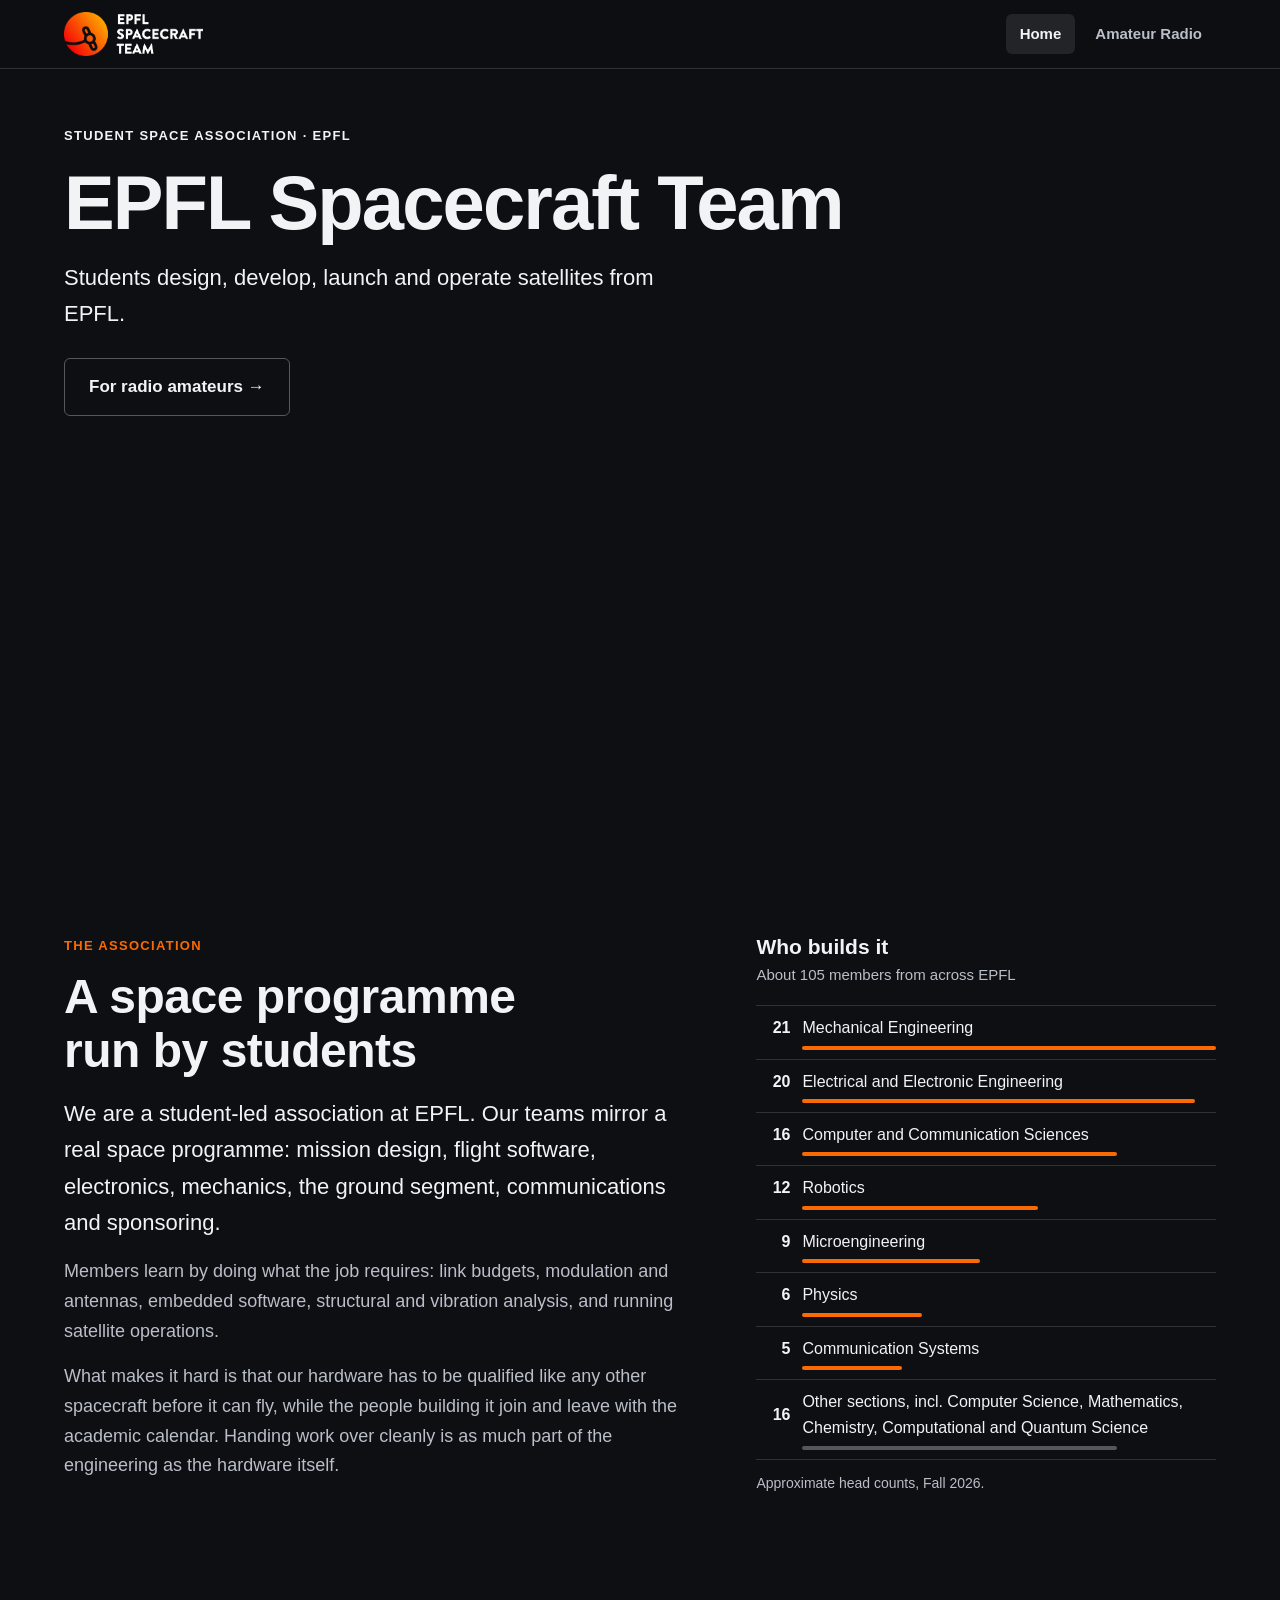
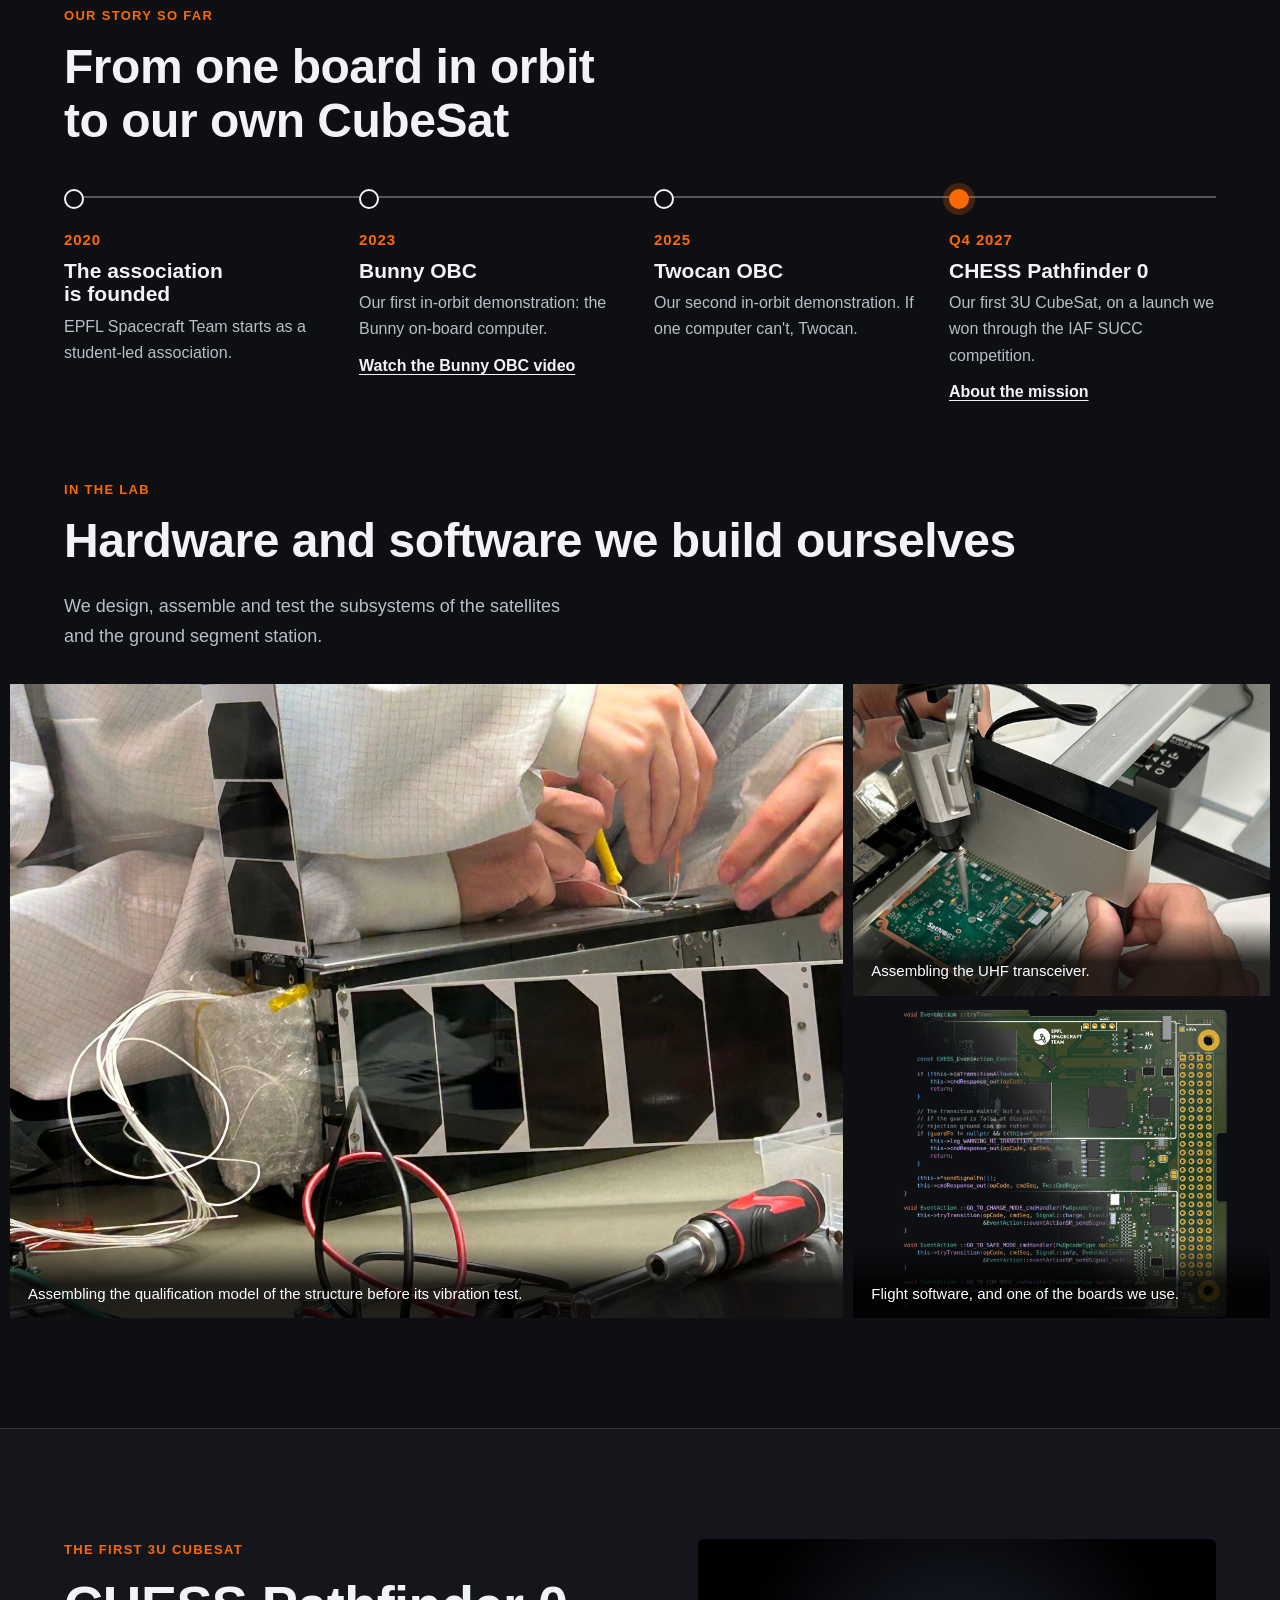
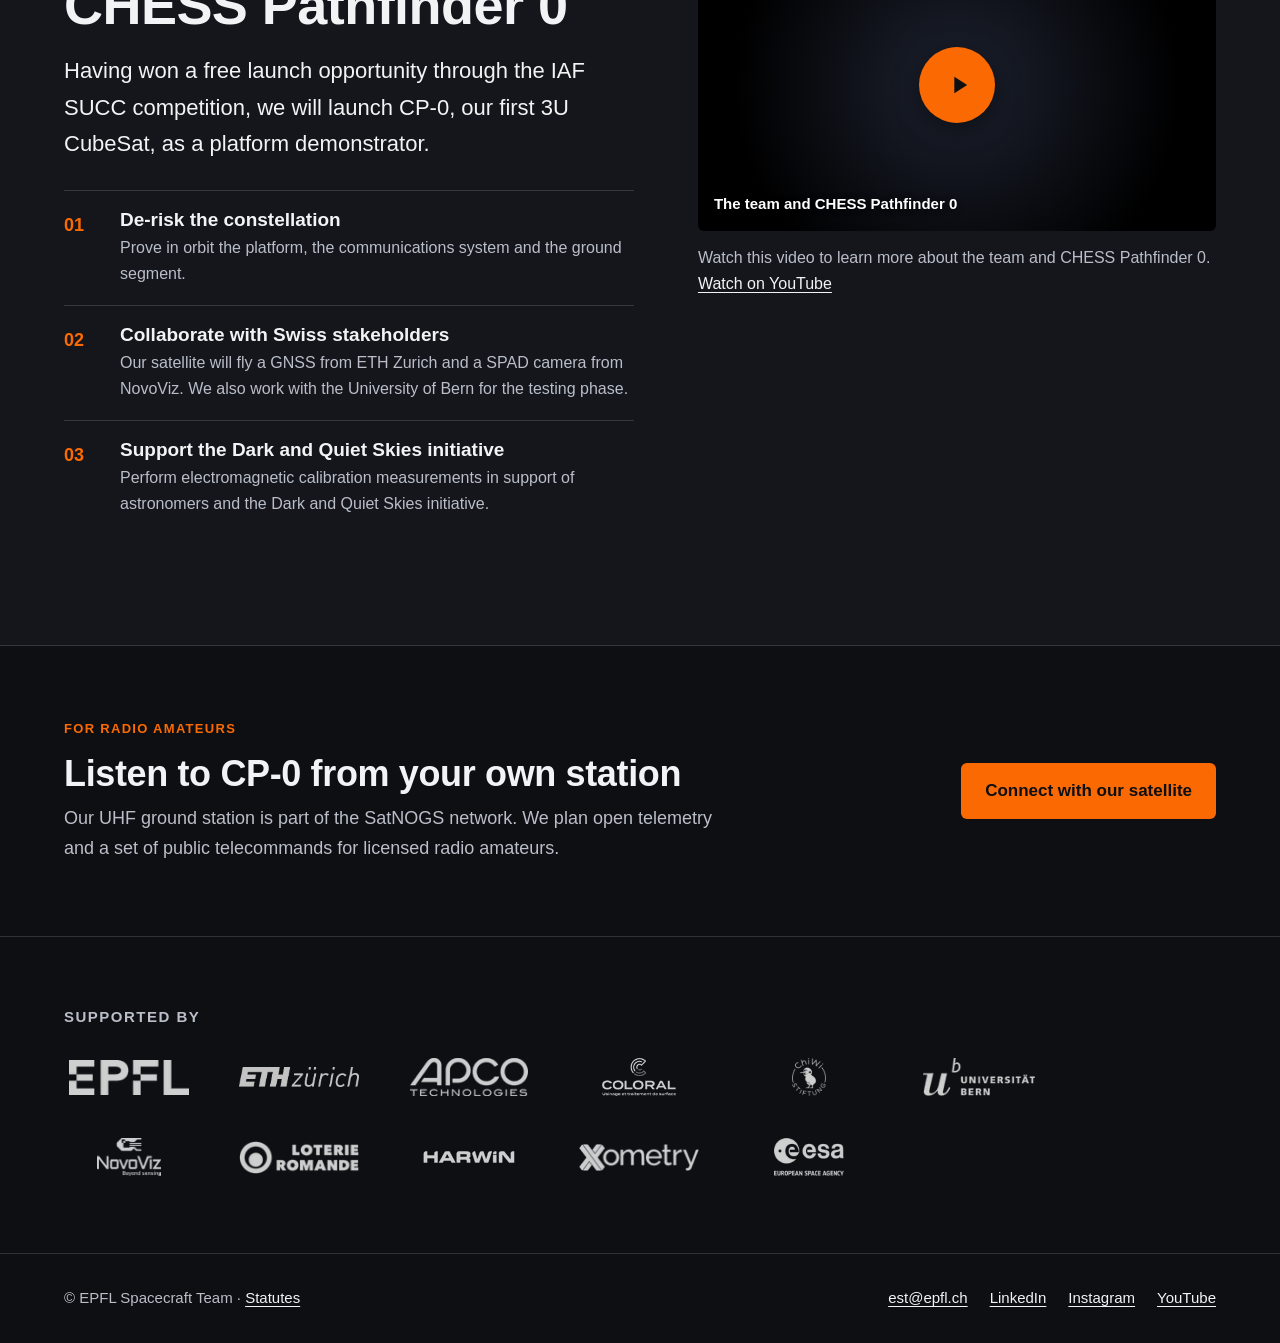
<file: index.html>
<!DOCTYPE html>
<html lang="en">
<head>
  <meta charset="utf-8">
  <meta name="viewport" content="width=device-width, initial-scale=1">
  <title>EPFL Spacecraft Team</title>
  <meta name="description" content="EPFL Spacecraft Team is a student-led association founded in 2020. About 105 students design, build and operate satellites. Next: CHESS Pathfinder 0, our first 3U CubeSat, launching in Q4 2027.">
  <meta property="og:title" content="EPFL Spacecraft Team">
  <meta property="og:description" content="Students designing, building and operating their own satellites at EPFL.">
  <style>
    :root {
      --bg: #0e0f13;
      --bg-2: #14161c;
      --text: #f2f3f5;
      --muted: #b9bec8;      
      --line: rgba(255, 255, 255, 0.14);
      --line-strong: rgba(255, 255, 255, 0.3);
      --accent: #fb6a02;     /* logo orange: 6.6:1 on --bg */
      --on-accent: #0e0f13;  /* dark text on orange buttons: 6.6:1 */
      --max: 1200px;
    }
    * { box-sizing: border-box; }
    html { -webkit-text-size-adjust: 100%; scroll-behavior: smooth; }
    body {
      margin: 0; background: var(--bg); color: var(--text);
      font-family: -apple-system, BlinkMacSystemFont, "Segoe UI", Roboto, "Helvetica Neue", Arial, sans-serif;
      font-size: 18px; line-height: 1.65;
    }
    img { max-width: 100%; display: block; }
    a { color: var(--text); text-underline-offset: 3px; }
    a:hover { color: var(--accent); }
    :focus-visible { outline: 3px solid var(--accent); outline-offset: 3px; border-radius: 4px; }
    .skip { position: absolute; left: -9999px; top: 8px; z-index: 100; background: var(--accent); color: var(--on-accent); padding: 10px 16px; font-weight: 700; }
    .skip:focus { left: 16px; }
    .sr { position: absolute; width: 1px; height: 1px; overflow: hidden; clip: rect(0 0 0 0); white-space: nowrap; }
    .wrap { max-width: var(--max); margin: 0 auto; padding: 0 24px; }

    h1, h2, h3 { line-height: 1.12; margin: 0 0 18px; font-weight: 700; letter-spacing: -0.01em; text-wrap: balance; }
    h1 { font-size: clamp(40px, 6.4vw, 76px); letter-spacing: -0.025em; }
    h2 { font-size: clamp(30px, 4vw, 48px); }
    h3 { font-size: 21px; letter-spacing: 0; }
    p { margin: 0 0 16px; color: var(--muted); }
    .lead { font-size: clamp(19px, 1.8vw, 22px); color: var(--text); }
    .eyebrow { display: block; margin-bottom: 14px; font-size: 13px; font-weight: 700; letter-spacing: 0.1em; text-transform: uppercase; color: var(--accent); }

    /* Visible placeholder for content still to be provided */
    .todo {
      display: inline-block; background: #ffd84d; color: #111; font-size: 14px; font-weight: 700;
      line-height: 1.4; padding: 2px 8px; border-radius: 4px; border: 2px dashed #111;
    }

    /* Buttons */
    .btn {
      display: inline-flex; align-items: center; gap: 8px; padding: 14px 24px; border-radius: 6px;
      font-weight: 700; font-size: 17px; text-decoration: none; white-space: nowrap;
    }
    .btn-primary { background: var(--accent); color: var(--on-accent); }
    .btn-primary:hover { color: var(--on-accent); background: #ff7d1f; }
    .btn-primary:focus-visible, .yt:focus-visible { outline-color: #fff; }
    .btn-ghost { color: var(--text); border: 1.5px solid var(--line-strong); }
    .btn-ghost:hover { color: var(--text); border-color: var(--text); }

    /* Top bar: logo left, page links right */
    .topbar { position: sticky; top: 0; z-index: 20; background: rgba(14, 15, 19, 0.94); backdrop-filter: blur(8px); border-bottom: 1px solid var(--line); }
    .topbar .wrap { display: flex; align-items: center; justify-content: space-between; gap: 16px; padding-top: 12px; padding-bottom: 12px; }
    .logo { height: 44px; width: auto; }
    .nav { display: flex; gap: 6px; }
    .nav a { font-size: 15px; font-weight: 600; text-decoration: none; padding: 8px 14px; border-radius: 6px; color: var(--muted); }
    .nav a:hover { color: var(--text); background: rgba(255, 255, 255, 0.07); }
    .nav a[aria-current="page"] { color: var(--text); background: rgba(255, 255, 255, 0.09); }

    /* Hero: team photo */
    .hero { position: relative; height: min(84vh, 780px); min-height: 640px; overflow: hidden; }
    .hero-media { position: absolute; inset: 0; overflow: hidden; }
    .hero-media img { width: 100%; height: 100%; object-fit: cover; object-position: 50% 78%; transform: scale(1.14); transform-origin: 72% 78%; }
    .hero-media video { position: absolute; inset: 0; width: 100%; height: 100%; object-fit: cover; opacity: 0; transition: opacity .8s ease; }
    .hero-media video.is-playing { opacity: 1; }
    .motion-toggle {
      position: absolute; z-index: 2; right: 24px; bottom: 24px; width: 44px; height: 44px; padding: 0;
      display: inline-flex; align-items: center; justify-content: center; cursor: pointer;
      border-radius: 50%; border: 1px solid rgba(255,255,255,0.35); background: rgba(14,15,19,0.65); color: var(--text);
    }
    .motion-toggle[hidden] { display: none; }
    .motion-toggle:hover { background: rgba(14,15,19,0.9); border-color: var(--text); }
    .motion-toggle svg { fill: currentColor; }
    .motion-toggle .i-play { display: none; }
    .motion-toggle[aria-pressed="true"] .i-play { display: inline; }
    .motion-toggle[aria-pressed="true"] .i-pause { display: none; }
    .hero::after {
      content: ""; position: absolute; inset: 0;
      background: linear-gradient(180deg, rgba(14,15,19,0.94) 0%, rgba(14,15,19,0.6) 34%, rgba(14,15,19,0.04) 60%, rgba(14,15,19,0.15) 84%, rgba(14,15,19,1) 100%);
    }
    .hero .wrap { position: relative; z-index: 1; padding-top: 56px; }
    .hero h1 { margin-bottom: 14px; }
    .hero .lead { max-width: 640px; margin-bottom: 26px; }
    .hero .eyebrow { color: var(--text); }
    .actions { display: flex; flex-wrap: wrap; gap: 12px; }

    /* Section rhythm */
    section { padding: 110px 0; }
    section.tight { padding: 72px 0; }

    /* Intro + members */
    .intro { display: grid; grid-template-columns: 1.35fr 1fr; gap: 72px; align-items: start; }
    .intro p:last-child { margin-bottom: 0; }
    .members h3 { margin-bottom: 4px; }
    .members .sub { font-size: 15px; margin-bottom: 18px; }
    .members ul { list-style: none; margin: 0; padding: 0; border-top: 1px solid var(--line); }
    .members li { display: grid; grid-template-columns: 34px 1fr; align-items: center; gap: 4px 12px; padding: 9px 0; border-bottom: 1px solid var(--line); font-size: 16px; }
    .members .n { font-weight: 700; font-variant-numeric: tabular-nums; text-align: right; }
    .members .bar { grid-column: 2; height: 4px; background: var(--accent); border-radius: 2px; }
    .members li.other .bar { background: var(--line-strong); }
    .members .note { font-size: 14px; margin: 12px 0 0; }

    /* Timeline: horizontal on wide screens */
    .timeline-head { max-width: 760px; }
    .timeline { list-style: none; margin: 48px 0 0; padding: 0; display: grid; grid-template-columns: repeat(4, 1fr); gap: 28px; border-top: 2px solid var(--line-strong); }
    .timeline li { position: relative; padding-top: 30px; }
    .timeline li::before { content: ""; position: absolute; top: -9px; left: 0; width: 16px; height: 16px; border-radius: 50%; background: var(--bg); border: 2px solid var(--text); }
    .timeline li.next::before { background: var(--accent); border-color: var(--accent); box-shadow: 0 0 0 6px rgba(251, 106, 2, 0.22); }
    .timeline .year { font-size: 15px; font-weight: 700; letter-spacing: 0.06em; color: var(--accent); }
    .timeline h3 { margin: 6px 0 8px; }
    .timeline p { font-size: 16px; margin: 0 0 8px; }
    .timeline a { font-size: 16px; font-weight: 600; }

    /* Gallery: full-bleed */
    .gallery-section { padding-top: 0; }
    .gallery-head { display: flex; justify-content: space-between; align-items: end; gap: 24px; flex-wrap: wrap; margin-bottom: 32px; }
    .gallery-head p { max-width: 520px; margin: 0; }
    .gallery { display: grid; grid-template-columns: 2fr 1fr; grid-template-rows: auto auto; gap: 10px; padding: 0 10px; }
    .gallery figure { margin: 0; position: relative; overflow: hidden; background: var(--bg-2); }
    .gallery img { width: 100%; height: 100%; object-fit: cover; }
    .gallery .g-structure { grid-row: span 2; min-height: 560px; }
    .gallery .g-structure img { object-position: 45% 50%; }
    .gallery .g-uhf { aspect-ratio: 4 / 3; }
    .gallery .g-code { aspect-ratio: 4 / 3; background: var(--bg); }
    .gallery .g-code img { object-fit: contain; object-position: 50% 50%; }
    .gallery figcaption {
      position: absolute; left: 0; right: 0; bottom: 0; padding: 40px 18px 14px;
      font-size: 15px; line-height: 1.45; color: #fff;
      background: linear-gradient(180deg, rgba(0,0,0,0) 0%, rgba(0,0,0,0.82) 55%);
    }

    /* CHESS Pathfinder 0 */
    .mission { background: var(--bg-2); border-top: 1px solid var(--line); border-bottom: 1px solid var(--line); }
    .mission-grid { display: grid; grid-template-columns: 1.1fr 1fr; gap: 64px; align-items: start; }
    .mission h2 { font-size: clamp(34px, 4.3vw, 54px); text-wrap: nowrap; white-space: nowrap; }
    @media (max-width: 420px) { .mission h2 { font-size: 32px; } }
    .goals { list-style: none; counter-reset: g; margin: 28px 0 0; padding: 0; }
    .goals li { counter-increment: g; display: grid; grid-template-columns: 44px 1fr; gap: 0 12px; padding: 18px 0; border-top: 1px solid var(--line); }
    .goals li::before { content: "0" counter(g); font-weight: 700; color: var(--accent); font-variant-numeric: tabular-nums; padding-top: 2px; }
    .goals h3 { margin: 0 0 4px; font-size: 19px; }
    .goals p { margin: 0; font-size: 16px; }
    .video-col { position: sticky; top: 96px; }
    .yt {
      position: relative; display: block; aspect-ratio: 16 / 9; overflow: hidden; border-radius: 6px;
      background: #000 radial-gradient(circle at 50% 50%, #1d2230 0%, #000 75%); text-decoration: none;
    }
    .yt img { width: 100%; height: 100%; object-fit: cover; opacity: 0.85; transition: opacity .2s; }
    .yt:hover img { opacity: 1; }
    .yt .yt-label { position: absolute; left: 16px; bottom: 14px; right: 16px; color: #fff; font-size: 15px; font-weight: 600; text-shadow: 0 1px 6px rgba(0,0,0,0.8); }
    .yt .play {
      position: absolute; top: 50%; left: 50%; width: 76px; height: 76px; margin: -38px 0 0 -38px;
      border-radius: 50%; background: var(--accent); display: grid; place-items: center;
      box-shadow: 0 6px 24px rgba(0,0,0,0.5); transition: transform .2s;
    }
    .yt:hover .play, .yt:focus-visible .play { transform: scale(1.08); }
    .yt .play svg { width: 28px; height: 28px; margin-left: 4px; fill: var(--on-accent); }
    .yt-frame { position: relative; aspect-ratio: 16 / 9; border-radius: 6px; overflow: hidden; background: #000; }
    .yt-frame iframe { position: absolute; inset: 0; width: 100%; height: 100%; border: 0; }
    .video-caption { font-size: 16px; margin: 14px 0 0; }

    /* Amateur radio band: simple, no box */
    .radio-band .wrap { display: grid; grid-template-columns: 1fr auto; gap: 40px; align-items: center; }
    .radio-band h2 { font-size: clamp(26px, 3vw, 36px); margin-bottom: 10px; }
    .radio-band p { margin: 0; max-width: 680px; }

    /* Supporters */
    .supporters { border-top: 1px solid var(--line); }
    .supporters h2 { font-size: 15px; font-weight: 700; letter-spacing: 0.1em; text-transform: uppercase; color: var(--muted); margin-bottom: 28px; }
    /* Two rows of small logos on wide screens (6 + 5) */
    .logos { list-style: none; margin: 0; padding: 0; display: grid; grid-template-columns: repeat(6, 1fr); gap: 32px 40px; align-items: center; max-width: 980px; }
    .logos li { display: flex; align-items: center; justify-content: center; height: 48px; }
    .logos a { display: block; opacity: 0.8; transition: opacity .2s; }
    .logos a:hover, .logos a:focus-visible { opacity: 1; }
    .logos img { max-height: 38px; max-width: 120px; width: auto; height: auto; }

    /* Footer */
    footer { border-top: 1px solid var(--line); }
    footer .wrap { display: flex; flex-wrap: wrap; align-items: center; justify-content: space-between; gap: 18px 32px; padding-top: 32px; padding-bottom: 32px; font-size: 15px; color: var(--muted); }
    footer ul { list-style: none; margin: 0; padding: 0; display: flex; flex-wrap: wrap; gap: 8px 22px; }
    footer a { color: var(--text); }

    /* Tablet */
    @media (max-width: 991px) {
      section { padding: 84px 0; }
      .intro, .mission-grid { grid-template-columns: 1fr; gap: 48px; }
      .timeline { grid-template-columns: 1fr 1fr; row-gap: 40px; border-top: 0; }
      .timeline li { border-top: 2px solid var(--line-strong); }
      .video-col { position: static; }
      .members { max-width: 600px; }
      .logos { grid-template-columns: repeat(4, 1fr); }
      .radio-band .wrap { grid-template-columns: 1fr; gap: 24px; }
      .radio-band .btn { justify-self: start; }
      .gallery { grid-template-columns: 1fr 1fr; }
      .gallery .g-structure { grid-column: 1 / -1; grid-row: auto; min-height: 0; aspect-ratio: 16 / 10; }
    }
    /* Phone */
    @media (max-width: 767px) {
      body { font-size: 17px; }
      section { padding: 68px 0; }
      section.tight { padding: 52px 0; }
      .logo { height: 36px; }
      .nav a { padding: 8px 10px; font-size: 14px; }
      .hero { height: auto; min-height: 0; display: flex; flex-direction: column; }
      .hero-media { position: relative; inset: auto; height: 300px; }
      .hero-media img { transform: none; object-position: 78% 74%; }
      .motion-toggle { top: 244px; bottom: auto; right: 16px; }
      .hero::after { inset: 0 0 auto 0; height: 300px; background: linear-gradient(180deg, rgba(14,15,19,0) 60%, rgba(14,15,19,0.95) 100%); }
      .hero .wrap { padding-top: 28px; }
      .hero .eyebrow { color: var(--accent); }
      .actions .btn { flex: 1 1 auto; justify-content: center; }
      .timeline { grid-template-columns: 1fr; margin-top: 32px; gap: 0; border-top: 0; border-left: 2px solid var(--line-strong); }
      .timeline li { border-top: 0; padding: 0 0 32px 28px; }
      .timeline li:last-child { padding-bottom: 0; }
      .timeline li::before { top: 4px; left: -9px; }
      .gallery { grid-template-columns: 1fr; padding: 0; gap: 6px; }
      .gallery .g-structure, .gallery .g-uhf, .gallery .g-code { aspect-ratio: 4 / 3; }
      .radio-band .wrap { grid-template-columns: 1fr; gap: 24px; }
      .radio-band .btn { justify-self: start; }
      .logos { grid-template-columns: repeat(3, 1fr); gap: 28px 24px; }
      .logos img { max-height: 32px; max-width: 96px; }
    }
    @media (prefers-reduced-motion: reduce) {
      html { scroll-behavior: auto; }
      * { transition: none !important; }
    }
  </style>
</head>
<body>
  <a class="skip" href="#main">Skip to content</a>

  <header class="topbar">
    <div class="wrap">
      <a href="index.html" aria-label="EPFL Spacecraft Team, home"><img class="logo" src="logo.png" alt="EPFL Spacecraft Team"></a>
      <nav class="nav" aria-label="Main">
        <a href="index.html" aria-current="page">Home</a>
        <a href="amateur-radio.html">Amateur Radio</a>
      </nav>
    </div>
  </header>

  <!-- Top of the page: looping orbit video (CP-0_orbit.mp4) over the team photo.
       The photo stays underneath: it shows until the video starts, if the file is missing,
       and for visitors who prefer reduced motion. -->
  <div class="hero">
    <div class="hero-media">
      <video id="hero-video" muted loop playsinline preload="auto" aria-hidden="true" tabindex="-1">
        <source src="CP-0_orbit.mp4" type="video/mp4">
      </video>
    </div>
    <button type="button" class="motion-toggle" id="motion-toggle" aria-pressed="false" hidden>
      <span class="sr">Pause background animation</span>
      <svg aria-hidden="true" viewBox="0 0 24 24" width="18" height="18"><rect class="i-pause" x="6" y="5" width="4" height="14" rx="1"/><rect class="i-pause" x="14" y="5" width="4" height="14" rx="1"/><path class="i-play" d="M8 5v14l11-7z"/></svg>
    </button>
    <div class="wrap">
      <span class="eyebrow">Student space association · EPFL</span>
      <h1>EPFL Spacecraft Team</h1>
      <p class="lead">Students design, develop, launch and operate satellites from EPFL.</p>
      <div class="actions">
        <a class="btn btn-ghost" href="amateur-radio.html">For radio amateurs &rarr;</a>
      </div>
    </div>
  </div>

  <main id="main">
    <!-- What the team is, what students learn, and who they are -->
    <section>
      <div class="wrap intro">
        <div>
          <span class="eyebrow">The association</span>
          <h2>A space programme run by students</h2>
          <p class="lead">We are a student-led association at EPFL. Our teams mirror a real space programme: mission design, flight software, electronics, mechanics, the ground segment, communications and sponsoring.</p>
          <p>Members learn by doing what the job requires: link budgets, modulation and antennas, embedded software, structural and vibration analysis, and running satellite operations.</p>
          <p>What makes it hard is that our hardware has to be qualified like any other spacecraft before it can fly, while the people building it join and leave with the academic calendar. Handing work over cleanly is as much part of the engineering as the hardware itself.</p>
        </div>

        <div class="members">
          <h3>Who builds it</h3>
          <p class="sub">About 105 members from across EPFL</p>
          <ul>
            <li><span class="n">21</span><span>Mechanical Engineering</span><span class="bar" style="width:100%"></span></li>
            <li><span class="n">20</span><span>Electrical and Electronic Engineering</span><span class="bar" style="width:95%"></span></li>
            <li><span class="n">16</span><span>Computer and Communication Sciences</span><span class="bar" style="width:76%"></span></li>
            <li><span class="n">12</span><span>Robotics</span><span class="bar" style="width:57%"></span></li>
            <li><span class="n">9</span><span>Microengineering</span><span class="bar" style="width:43%"></span></li>
            <li><span class="n">6</span><span>Physics</span><span class="bar" style="width:29%"></span></li>
            <li><span class="n">5</span><span>Communication Systems</span><span class="bar" style="width:24%"></span></li>
            <li class="other"><span class="n">16</span><span>Other sections, incl. Computer Science, Mathematics, Chemistry, Computational and Quantum Science</span><span class="bar" style="width:76%"></span></li>
          </ul>
          <p class="note">Approximate head counts, Fall 2026.</p>
        </div>
      </div>
    </section>

    <!-- Storyline -->
    <section class="tight" style="padding-top:0">
      <div class="wrap">
        <div class="timeline-head">
          <span class="eyebrow">Our story so far</span>
          <h2>From one board in orbit to our own CubeSat</h2>
        </div>
        <ol class="timeline">
          <li>
            <div class="year">2020</div>
            <h3>The association is founded</h3>
            <p>EPFL Spacecraft Team starts as a student-led association.</p>
          </li>
          <li>
            <div class="year">2023</div>
            <h3>Bunny OBC</h3>
            <p>Our first in-orbit demonstration: the Bunny on-board computer.</p>
            <a href="https://youtu.be/bsRbVJMOY2E" target="_blank" rel="noopener">Watch the Bunny OBC video<span class="sr"> (opens YouTube)</span></a>
          </li>
          <li>
            <div class="year">2025</div>
            <h3>Twocan OBC</h3>
            <p>Our second in-orbit demonstration. If one computer can't, Twocan.</p>
          </li>
          <li class="next">
            <div class="year">Q4 2027</div>
            <h3>CHESS Pathfinder&nbsp;0</h3>
            <p>Our first 3U CubeSat, on a launch we won through the IAF SUCC competition.</p>
            <a href="#cp0">About the mission</a>
          </li>
        </ol>
      </div>
    </section>

    <!-- Imagery: full-bleed -->
    <section class="gallery-section" aria-labelledby="lab-title">
      <div class="wrap gallery-head">
        <div>
          <span class="eyebrow">In the lab</span>
          <h2 id="lab-title" style="margin:0">Hardware and software we build ourselves</h2>
        </div>
        <p>We design, assemble and test the subsystems of the satellites and the ground segment station.</p>
      </div>
      <div class="gallery">
        <figure class="g-structure">
          <img src="structure-qm.jpg" loading="lazy" alt="Two students in white cleanroom suits fixing a solar panel onto the metal frame of a CubeSat structure, with wires, a screwdriver and a multimeter on the bench">
          <figcaption>Assembling the qualification model of the structure before its vibration test.</figcaption>
        </figure>
        <figure class="g-uhf">
          <img src="uhf-transceiver.jpg" loading="lazy" alt="A student guiding a precision dispensing tool over a green circuit board labelled SatNOGS COMMS">
          <figcaption>Assembling the UHF transceiver.</figcaption>
        </figure>
        <figure class="g-code">
          <img src="fs-code.webp" loading="lazy" alt="Lines of C++ flight software code for the satellite's mode transitions, fading into a rendering of one of our circuit boards with the EPFL Spacecraft Team logo">
          <figcaption>Flight software, and one of the boards we use.</figcaption>
        </figure>
      </div>
    </section>

    <!-- CHESS Pathfinder 0 -->
    <section class="mission" id="cp0">
      <div class="wrap mission-grid">
        <div>
          <span class="eyebrow">The first 3U CubeSat</span>
          <h2>CHESS Pathfinder&nbsp;0</h2>
          <p class="lead">Having won a free launch opportunity through the IAF SUCC competition, we will launch CP-0, our first 3U CubeSat, as a platform demonstrator.</p>
          <ol class="goals">
            <li>
              <div>
                <h3>De-risk the constellation</h3>
                <p>Prove in orbit the platform, the communications system and the ground segment.</p>
              </div>
            </li>
            <li>
              <div>
                <h3>Collaborate with Swiss stakeholders</h3>
                <p>Our satellite will fly a GNSS from ETH Zurich and a SPAD camera from NovoViz. We also work with the University of Bern for the testing phase.</p>
              </div>
            </li>
            <li>
              <div>
                <h3>Support the Dark and Quiet Skies initiative</h3>
                <p>Perform electromagnetic calibration measurements in support of astronomers and the Dark and Quiet Skies initiative.</p>
              </div>
            </li>
          </ol>
        </div>

        <div class="video-col">
          <!-- Lightweight YouTube facade: loads the player only on click. Without JavaScript it is a normal link to YouTube. -->
          <a class="yt" href="https://www.youtube.com/watch?v=YzKk7H1tVos" data-yt="YzKk7H1tVos" aria-label="Play video: the team and CHESS Pathfinder 0 (YouTube)">
            <img src="https://i.ytimg.com/vi/YzKk7H1tVos/hqdefault.jpg" alt="" loading="lazy" onerror="this.remove()">
            <span class="play" aria-hidden="true"><svg viewBox="0 0 24 24"><path d="M8 5v14l11-7z"/></svg></span>
            <span class="yt-label" aria-hidden="true">The team and CHESS Pathfinder 0</span>
          </a>
          <p class="video-caption">Watch this video to learn more about the team and CHESS Pathfinder 0. <a href="https://youtu.be/YzKk7H1tVos" target="_blank" rel="noopener">Watch on YouTube</a></p>
        </div>
      </div>
    </section>

    <!-- Amateur radio -->
    <section class="radio-band tight">
      <div class="wrap">
        <div>
          <span class="eyebrow">For radio amateurs</span>
          <h2>Listen to CP-0 from your own station</h2>
          <p>Our UHF ground station is part of the SatNOGS network. We plan open telemetry and a set of public telecommands for licensed radio amateurs.</p>
        </div>
        <a class="btn btn-primary" href="amateur-radio.html">Connect with our satellite</a>
      </div>
    </section>

    <!-- Supporters -->
    <section class="supporters tight">
      <div class="wrap">
        <h2>Supported by</h2>
        <ul class="logos">
          <li><a href="https://www.epfl.ch/en/" target="_blank" rel="noopener"><img src="logo-epfl.png" alt="EPFL" loading="lazy"></a></li>
          <li><a href="https://ethz.ch/en.html" target="_blank" rel="noopener"><img src="logo-eth.png" alt="ETH Zürich" loading="lazy"></a></li>
          <li><a href="https://www.apco-technologies.eu" target="_blank" rel="noopener"><img src="logo-apco.png" alt="APCO Technologies" loading="lazy"></a></li>
          <li><a href="https://coloral.ch/en/" target="_blank" rel="noopener"><img src="logo-coloral.png" alt="Coloral" loading="lazy"></a></li>
          <li><a href="https://chiwi.ch" target="_blank" rel="noopener"><img src="logo-chiwi.png" alt="ChiWi Stiftung" loading="lazy"></a></li>
          <li><a href="https://www.unibe.ch/index_eng.html" target="_blank" rel="noopener"><img src="logo-unibe.png" alt="University of Bern" loading="lazy"></a></li>
          <li><a href="https://novoviz.com" target="_blank" rel="noopener"><img src="logo-novoviz.png" alt="NovoViz" loading="lazy"></a></li>
          <li><a href="https://loro.ch/fr" target="_blank" rel="noopener"><img src="logo-loro.png" alt="Loterie Romande" loading="lazy"></a></li>
          <li><a href="https://www.harwin.com" target="_blank" rel="noopener"><img src="logo-harwin.png" alt="Harwin" loading="lazy"></a></li>
          <li><a href="https://xometry.eu/en/?nab=0" target="_blank" rel="noopener"><img src="logo-xometry.png" alt="Xometry" loading="lazy"></a></li>
          <li><a href="https://www.esa.int" target="_blank" rel="noopener"><img src="logo-esa.png" alt="European Space Agency" loading="lazy"></a></li>
        </ul>
      </div>
    </section>
  </main>

  <footer>
    <div class="wrap">
      <span>&copy; EPFL Spacecraft Team · <a href="statutes.html">Statutes</a></span>
      <ul aria-label="Contact and social media">
        <li><a href="mailto:est@epfl.ch">est@epfl.ch</a></li>
        <li><a href="https://www.linkedin.com/company/epfl-spacecraft-team/" target="_blank" rel="noopener">LinkedIn</a></li>
        <li><a href="https://www.instagram.com/epfl_spacecraft_team/" target="_blank" rel="noopener">Instagram</a></li>
        <li><a href="https://www.youtube.com/@EPFLSpacecraftTeam" target="_blank" rel="noopener">YouTube</a></li>
      </ul>
    </div>
  </footer>

  <script>
    // Hero orbit video: fades in over the team photo once it plays.
    // Stays off for visitors who prefer reduced motion; the others get a pause button.
    (function () {
      var video = document.getElementById('hero-video');
      var toggle = document.getElementById('motion-toggle');
      if (!video || !toggle) return;
      var label = toggle.querySelector('.sr');
      var reduce = window.matchMedia('(prefers-reduced-motion: reduce)').matches;
      video.addEventListener('playing', function () {
        video.classList.add('is-playing');
        toggle.hidden = false;
      });
      function setPaused(paused) {
        toggle.setAttribute('aria-pressed', paused ? 'true' : 'false');
        label.textContent = paused ? 'Play background animation' : 'Pause background animation';
        if (paused) { video.pause(); } else { video.play().catch(function () {}); }
      }
      toggle.addEventListener('click', function () {
        setPaused(toggle.getAttribute('aria-pressed') !== 'true');
      });
      if (!reduce) { video.play().catch(function () {}); }
    })();

    // Replace the YouTube thumbnail with the real player when clicked.
    document.querySelectorAll('a[data-yt]').forEach(function (link) {
      link.addEventListener('click', function (e) {
        e.preventDefault();
        var frame = document.createElement('div');
        frame.className = 'yt-frame';
        var iframe = document.createElement('iframe');
        iframe.src = 'https://www.youtube-nocookie.com/embed/' + link.dataset.yt + '?autoplay=1';
        iframe.title = 'The team and CHESS Pathfinder 0';
        iframe.allow = 'accelerometer; autoplay; clipboard-write; encrypted-media; gyroscope; picture-in-picture';
        iframe.allowFullscreen = true;
        frame.appendChild(iframe);
        link.replaceWith(frame);
        iframe.focus();
      });
    });
  </script>
</body>
</html>
</file>
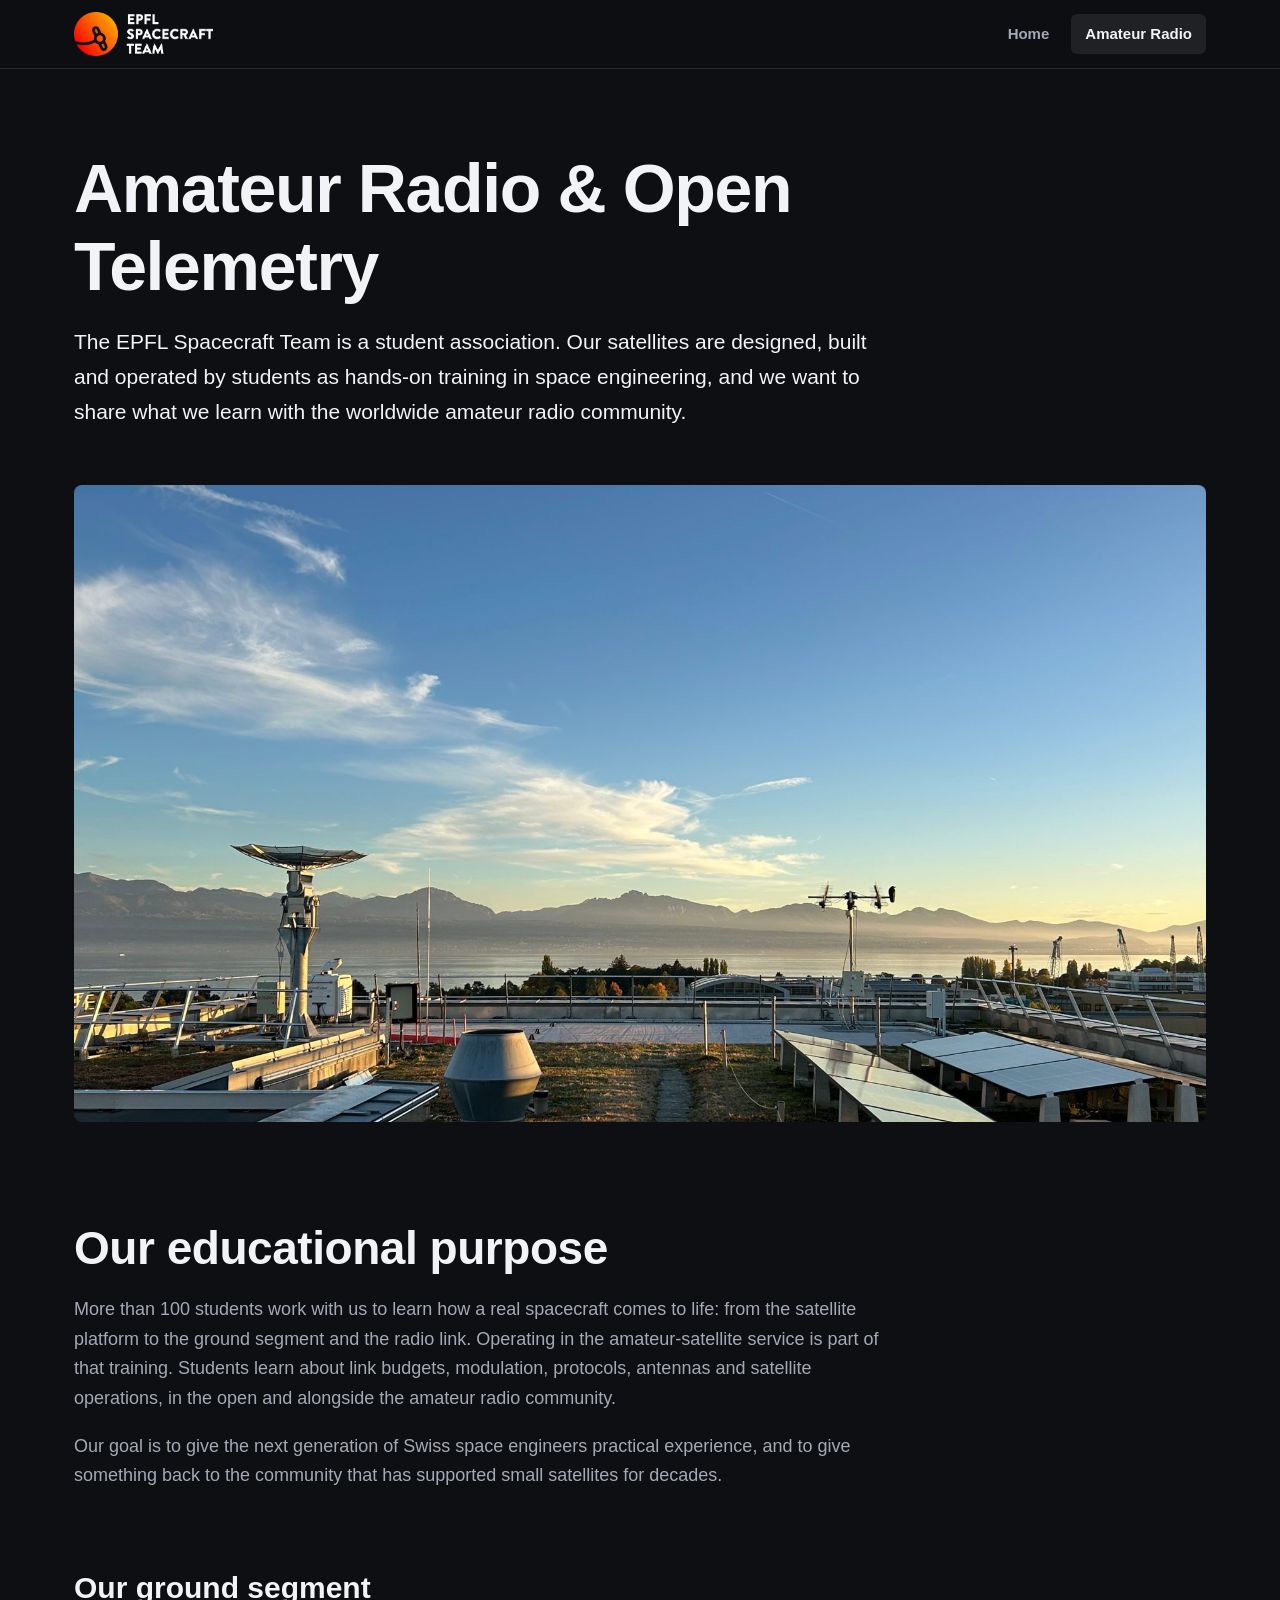
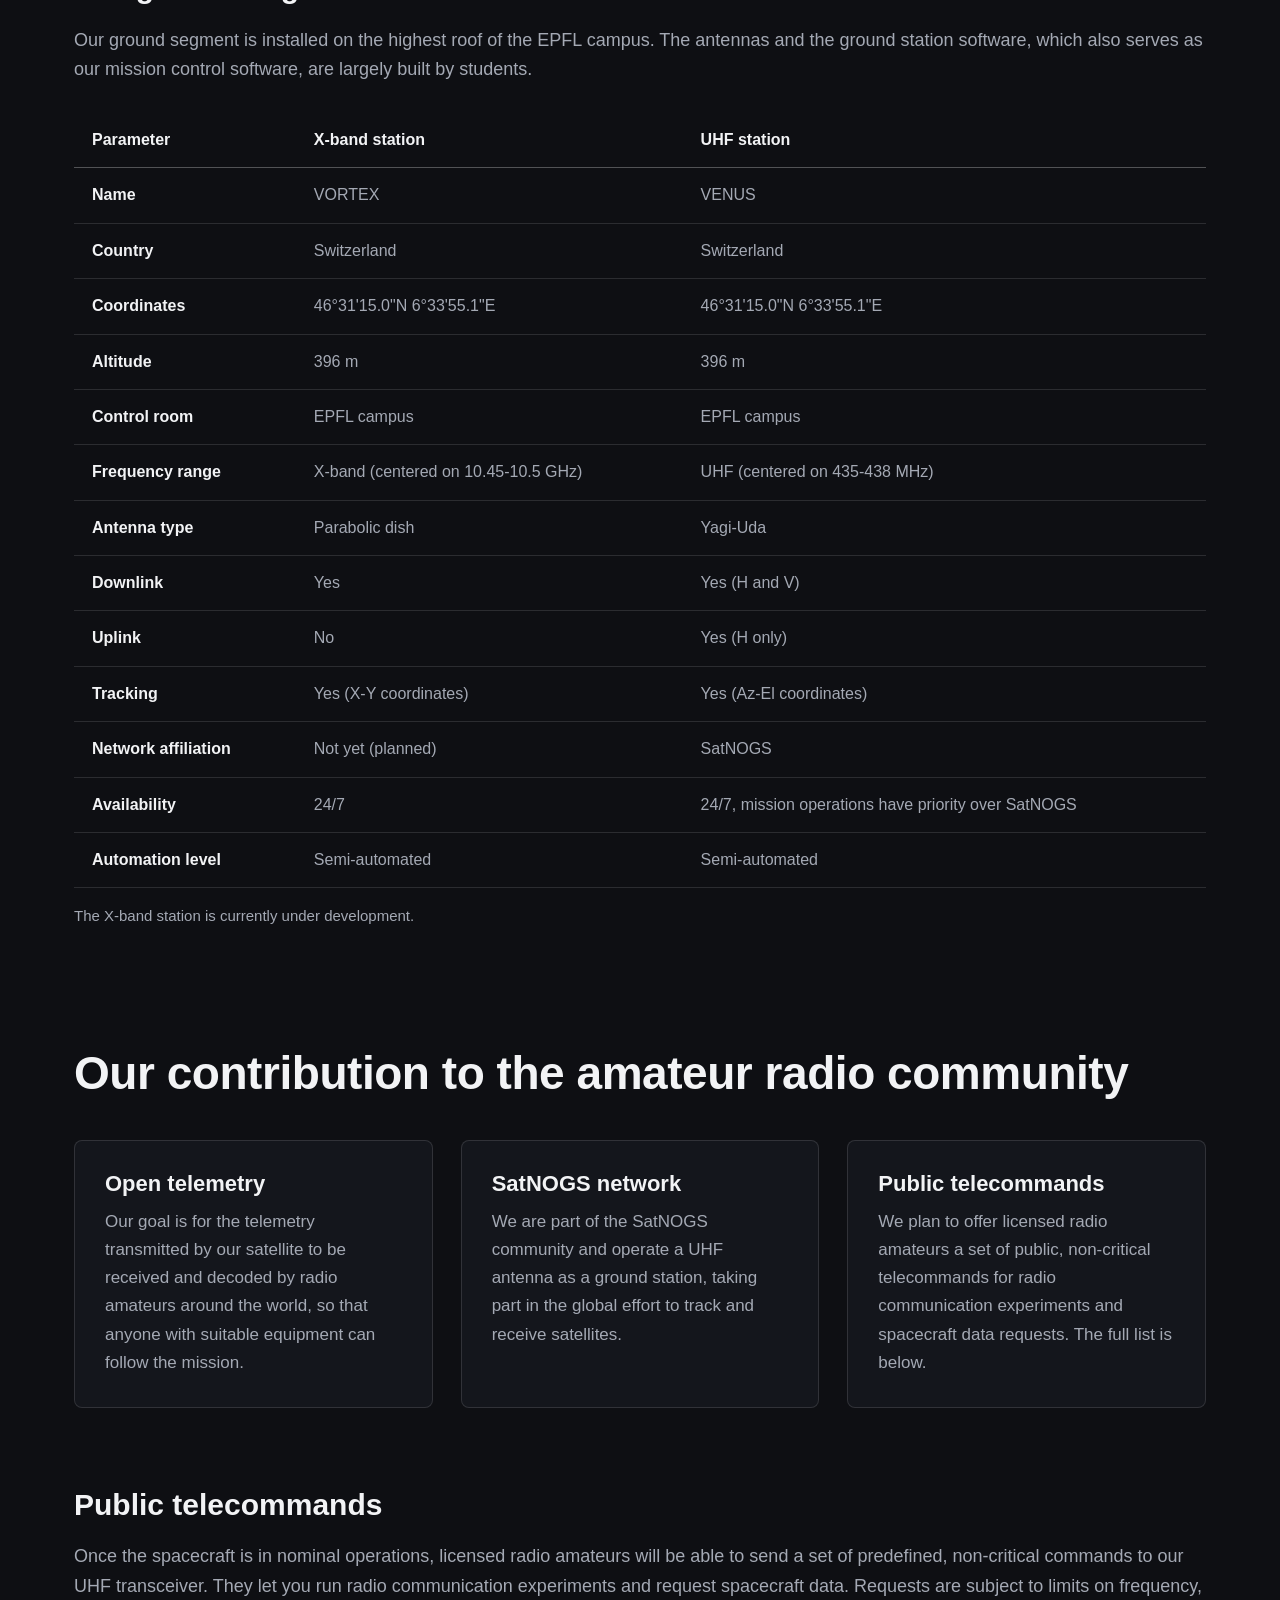
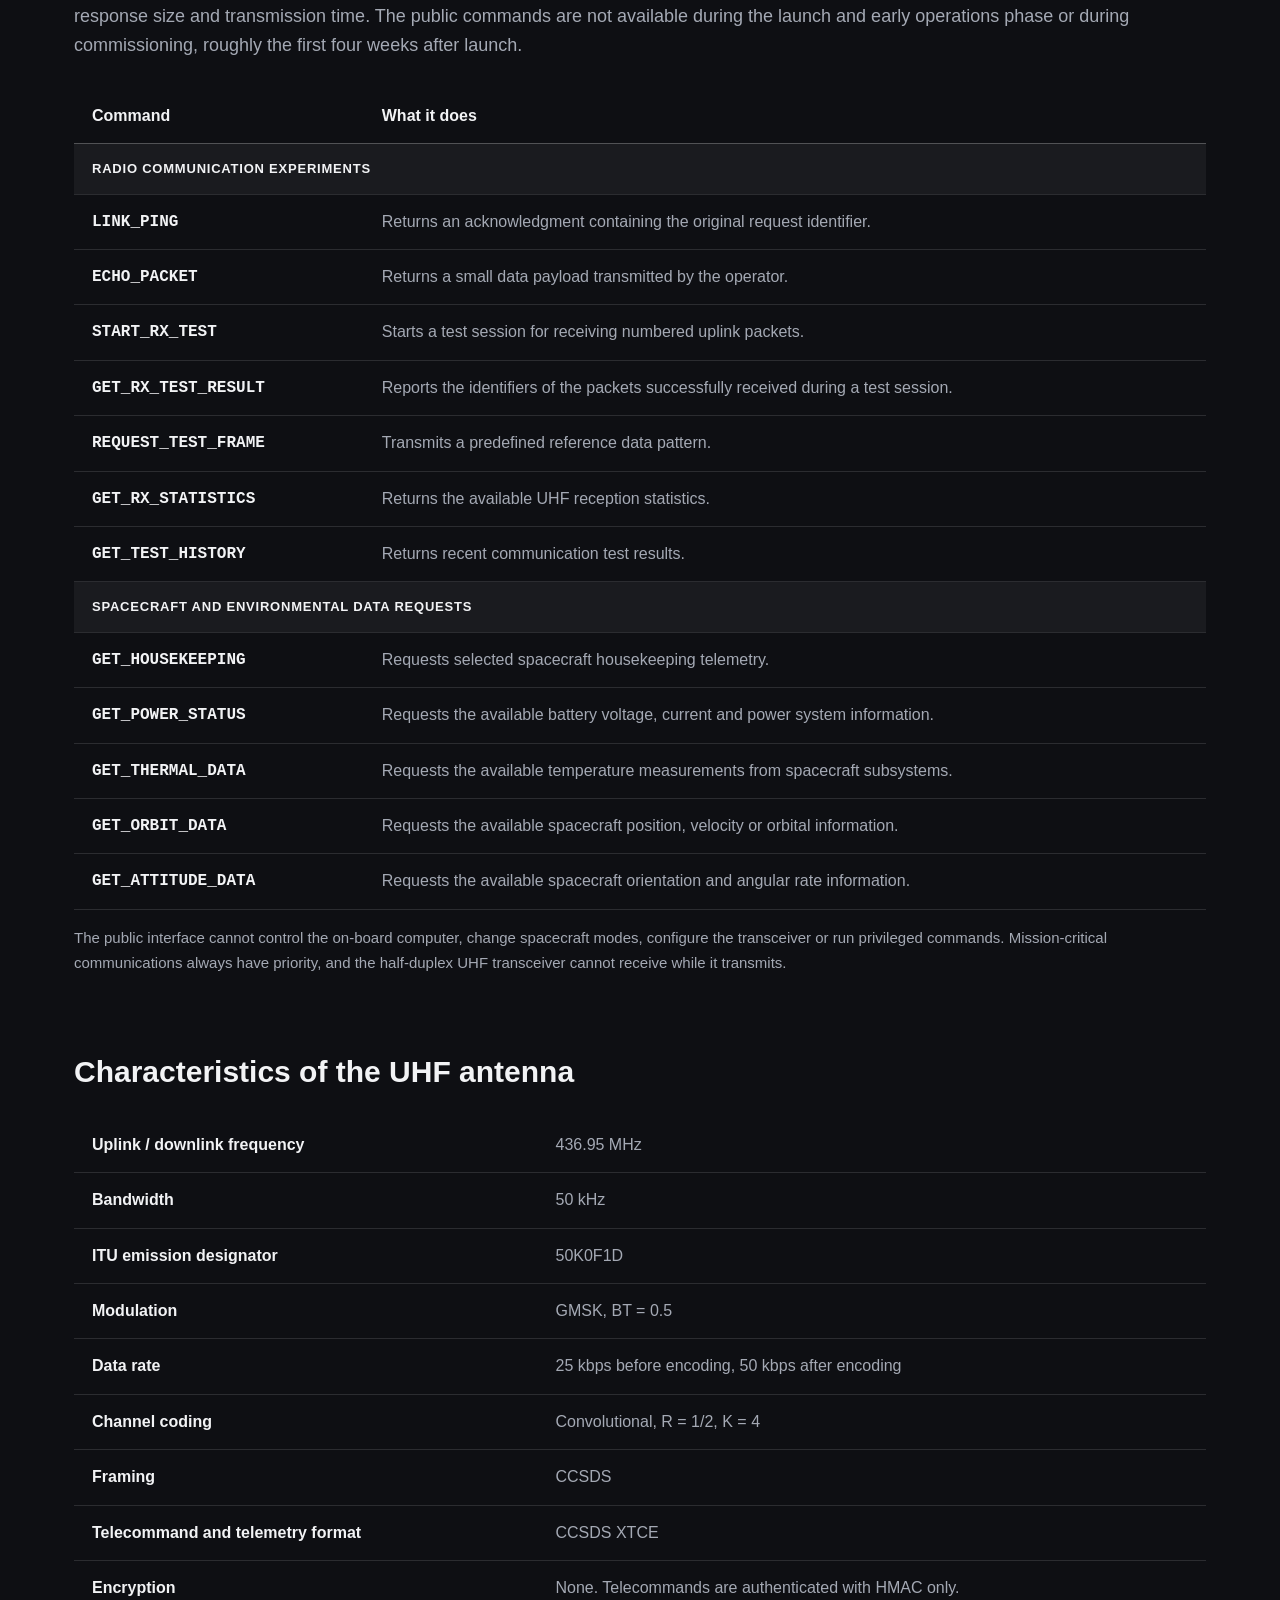
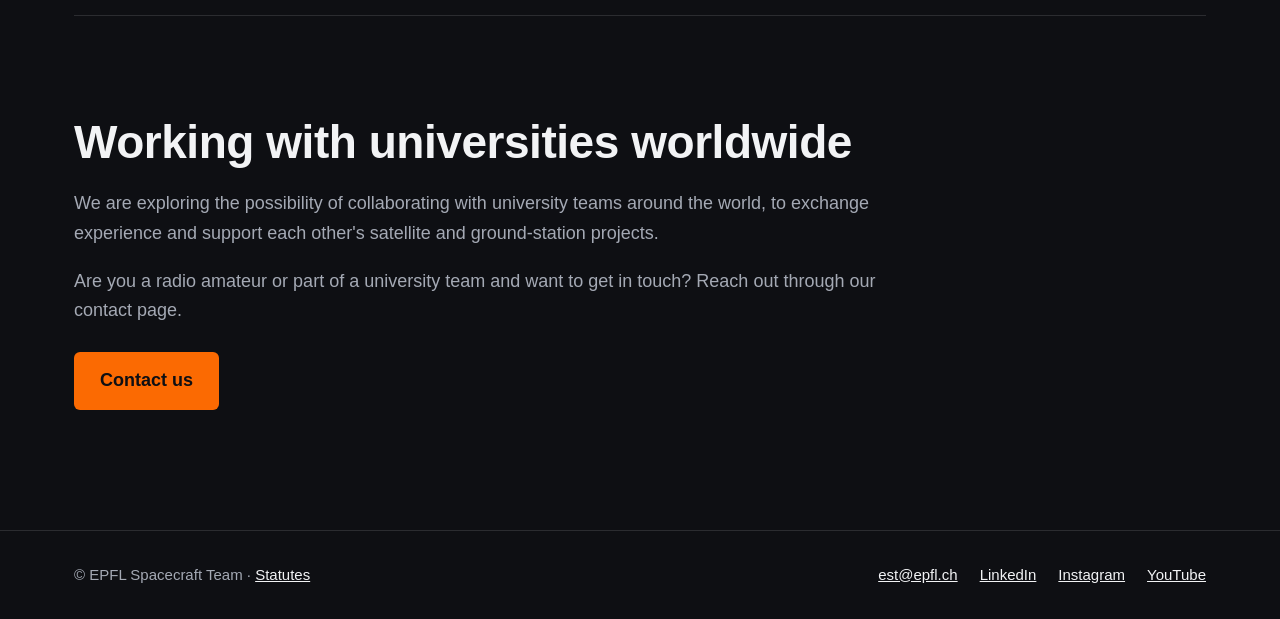
<file: amateur-radio.html>
<!DOCTYPE html>
<html lang="en">
<head>
  <meta charset="utf-8">
  <meta name="viewport" content="width=device-width, initial-scale=1">
  <title>Amateur Radio &amp; Open Telemetry - EPFL Spacecraft Team</title>
  <meta name="description" content="How the EPFL Spacecraft Team's student satellite missions contribute to the amateur radio community: educational purpose, ground segment, open telemetry, SatNOGS, public telecommands and university collaboration.">
  <meta property="og:title" content="Amateur Radio &amp; Open Telemetry - EPFL Spacecraft Team">
  <meta property="og:description" content="Student-built satellites, open telemetry and public telecommands for the amateur radio community.">
  <meta property="og:image" content="ground-segment.jpg">
  <link rel="stylesheet" href="style.css">
</head>
<body>
  <header class="topbar">
    <div class="wrap">
      <a href="index.html" aria-label="EPFL Spacecraft Team, home"><img class="logo" src="logo.png" alt="EPFL Spacecraft Team"></a>
      <nav class="nav" aria-label="Main">
        <a href="index.html">Home</a>
        <a href="amateur-radio.html" class="current" aria-current="page">Amateur Radio</a>
      </nav>
    </div>
  </header>
  <main>
    <section class="hero">
      <div class="wrap">
        <div class="narrow">
          <h1>Amateur Radio &amp; Open Telemetry</h1>
          <p class="lead">The EPFL Spacecraft Team is a student association. Our satellites are designed, built and operated by students as hands-on training in space engineering, and we want to share what we learn with the worldwide amateur radio community.</p>
        </div>
        <div class="photo">
          <img src="ground-segment.jpg" alt="EPFL Spacecraft Team ground segment: UHF and dish antennas on a rooftop overlooking the lake and mountains" width="1800" height="1350">
        </div>
      </div>
    </section>

    <section id="educational-purpose">
      <div class="wrap">
        <div class="narrow">
          <h2>Our educational purpose</h2>
          <p>More than 100 students work with us to learn how a real spacecraft comes to life: from the satellite platform to the ground segment and the radio link. Operating in the amateur-satellite service is part of that training. Students learn about link budgets, modulation, protocols, antennas and satellite operations, in the open and alongside the amateur radio community.</p>
          <p>Our goal is to give the next generation of Swiss space engineers practical experience, and to give something back to the community that has supported small satellites for decades.</p>
        </div>

        <div class="block" id="ground-segment">
          <h3>Our ground segment</h3>
          <p>Our ground segment is installed on the highest roof of the EPFL campus. The antennas and the ground station software, which also serves as our mission control software, are largely built by students.</p>
          <div class="scroll">
            <table>
              <thead>
                <tr><th>Parameter</th><th>X-band station</th><th>UHF station</th></tr>
              </thead>
              <tbody>
                <tr><td class="key">Name</td><td>VORTEX</td><td>VENUS</td></tr>
                <tr><td class="key">Country</td><td>Switzerland</td><td>Switzerland</td></tr>
                <tr><td class="key">Coordinates</td><td>46&deg;31'15.0"N 6&deg;33'55.1"E</td><td>46&deg;31'15.0"N 6&deg;33'55.1"E</td></tr>
                <tr><td class="key">Altitude</td><td>396 m</td><td>396 m</td></tr>
                <tr><td class="key">Control room</td><td>EPFL campus</td><td>EPFL campus</td></tr>
                <tr><td class="key">Frequency range</td><td>X-band (centered on 10.45-10.5 GHz)</td><td>UHF (centered on 435-438 MHz)</td></tr>
                <tr><td class="key">Antenna type</td><td>Parabolic dish</td><td>Yagi-Uda</td></tr>
                <tr><td class="key">Downlink</td><td>Yes</td><td>Yes (H and V)</td></tr>
                <tr><td class="key">Uplink</td><td>No</td><td>Yes (H only)</td></tr>
                <tr><td class="key">Tracking</td><td>Yes (X-Y coordinates)</td><td>Yes (Az-El coordinates)</td></tr>
                <tr><td class="key">Network affiliation</td><td>Not yet (planned)</td><td>SatNOGS</td></tr>
                <tr><td class="key">Availability</td><td>24/7</td><td>24/7, mission operations have priority over SatNOGS</td></tr>
                <tr><td class="key">Automation level</td><td>Semi-automated</td><td>Semi-automated</td></tr>
              </tbody>
            </table>
          </div>
          <p class="note">The X-band station is currently under development.</p>
        </div>
      </div>
    </section>

    <section id="contribution">
      <div class="wrap">
        <h2>Our contribution to the amateur radio community</h2>
        <div class="cards">
          <div class="card">
            <h3>Open telemetry</h3>
            <p>Our goal is for the telemetry transmitted by our satellite to be received and decoded by radio amateurs around the world, so that anyone with suitable equipment can follow the mission.</p>
          </div>
          <div class="card">
            <h3>SatNOGS network</h3>
            <p>We are part of the SatNOGS community and operate a UHF antenna as a ground station, taking part in the global effort to track and receive satellites.</p>
          </div>
          <div class="card">
            <h3>Public telecommands</h3>
            <p>We plan to offer licensed radio amateurs a set of public, non-critical telecommands for radio communication experiments and spacecraft data requests. The full list is below.</p>
          </div>
        </div>

        <div class="block" id="public-telecommands">
          <h3>Public telecommands</h3>
          <p>Once the spacecraft is in nominal operations, licensed radio amateurs will be able to send a set of predefined, non-critical commands to our UHF transceiver. They let you run radio communication experiments and request spacecraft data. Requests are subject to limits on frequency, response size and transmission time. The public commands are not available during the launch and early operations phase or during commissioning, roughly the first four weeks after launch.</p>
          <div class="scroll">
            <table>
              <thead>
                <tr><th>Command</th><th>What it does</th></tr>
              </thead>
              <tbody>
                <tr class="group"><td colspan="2">Radio communication experiments</td></tr>
                <tr><td class="cmd">LINK_PING</td><td>Returns an acknowledgment containing the original request identifier.</td></tr>
                <tr><td class="cmd">ECHO_PACKET</td><td>Returns a small data payload transmitted by the operator.</td></tr>
                <tr><td class="cmd">START_RX_TEST</td><td>Starts a test session for receiving numbered uplink packets.</td></tr>
                <tr><td class="cmd">GET_RX_TEST_RESULT</td><td>Reports the identifiers of the packets successfully received during a test session.</td></tr>
                <tr><td class="cmd">REQUEST_TEST_FRAME</td><td>Transmits a predefined reference data pattern.</td></tr>
                <tr><td class="cmd">GET_RX_STATISTICS</td><td>Returns the available UHF reception statistics.</td></tr>
                <tr><td class="cmd">GET_TEST_HISTORY</td><td>Returns recent communication test results.</td></tr>
                <tr class="group"><td colspan="2">Spacecraft and environmental data requests</td></tr>
                <tr><td class="cmd">GET_HOUSEKEEPING</td><td>Requests selected spacecraft housekeeping telemetry.</td></tr>
                <tr><td class="cmd">GET_POWER_STATUS</td><td>Requests the available battery voltage, current and power system information.</td></tr>
                <tr><td class="cmd">GET_THERMAL_DATA</td><td>Requests the available temperature measurements from spacecraft subsystems.</td></tr>
                <tr><td class="cmd">GET_ORBIT_DATA</td><td>Requests the available spacecraft position, velocity or orbital information.</td></tr>
                <tr><td class="cmd">GET_ATTITUDE_DATA</td><td>Requests the available spacecraft orientation and angular rate information.</td></tr>
              </tbody>
            </table>
          </div>
          <p class="note">The public interface cannot control the on-board computer, change spacecraft modes, configure the transceiver or run privileged commands. Mission-critical communications always have priority, and the half-duplex UHF transceiver cannot receive while it transmits.</p>
        </div>

        <div class="block" id="uhf-characteristics">
          <h3>Characteristics of the UHF antenna</h3>
          <div class="scroll">
            <table>
              <tbody>
                <tr><th scope="row">Uplink / downlink frequency</th><td>436.95&nbsp;MHz</td></tr>
                <tr><th scope="row">Bandwidth</th><td>50&nbsp;kHz</td></tr>
                <tr><th scope="row">ITU emission designator</th><td>50K0F1D</td></tr>
                <tr><th scope="row">Modulation</th><td>GMSK, BT&nbsp;=&nbsp;0.5</td></tr>
                <tr><th scope="row">Data rate</th><td>25&nbsp;kbps before encoding, 50&nbsp;kbps after encoding</td></tr>
                <tr><th scope="row">Channel coding</th><td>Convolutional, R&nbsp;=&nbsp;1/2, K&nbsp;=&nbsp;4</td></tr>
                <tr><th scope="row">Framing</th><td>CCSDS</td></tr>
                <tr><th scope="row">Telecommand and telemetry format</th><td>CCSDS XTCE</td></tr>
                <tr><th scope="row">Encryption</th><td>None. Telecommands are authenticated with HMAC only.</td></tr>
              </tbody>
            </table>
          </div>
        </div>
      </div>
    </section>

    <section id="universities">
      <div class="wrap">
        <div class="narrow">
          <h2>Working with universities worldwide</h2>
          <p>We are exploring the possibility of collaborating with university teams around the world, to exchange experience and support each other's satellite and ground-station projects.</p>
          <p>Are you a radio amateur or part of a university team and want to get in touch? Reach out through our contact page.</p>
          <a class="button" href="mailto:est@epfl.ch">Contact us</a>
        </div>
      </div>
    </section>
  </main>

  <footer>
    <div class="wrap">
      <span>&copy; EPFL Spacecraft Team · <a href="statutes.html">Statutes</a></span>
      <ul aria-label="Contact and social media">
        <li><a href="mailto:est@epfl.ch">est@epfl.ch</a></li>
        <li><a href="https://www.linkedin.com/company/epfl-spacecraft-team/" target="_blank" rel="noopener">LinkedIn</a></li>
        <li><a href="https://www.instagram.com/epfl_spacecraft_team/" target="_blank" rel="noopener">Instagram</a></li>
        <li><a href="https://www.youtube.com/@EPFLSpacecraftTeam" target="_blank" rel="noopener">YouTube</a></li>
      </ul>
    </div>
  </footer>
</body>
</html>
</file>
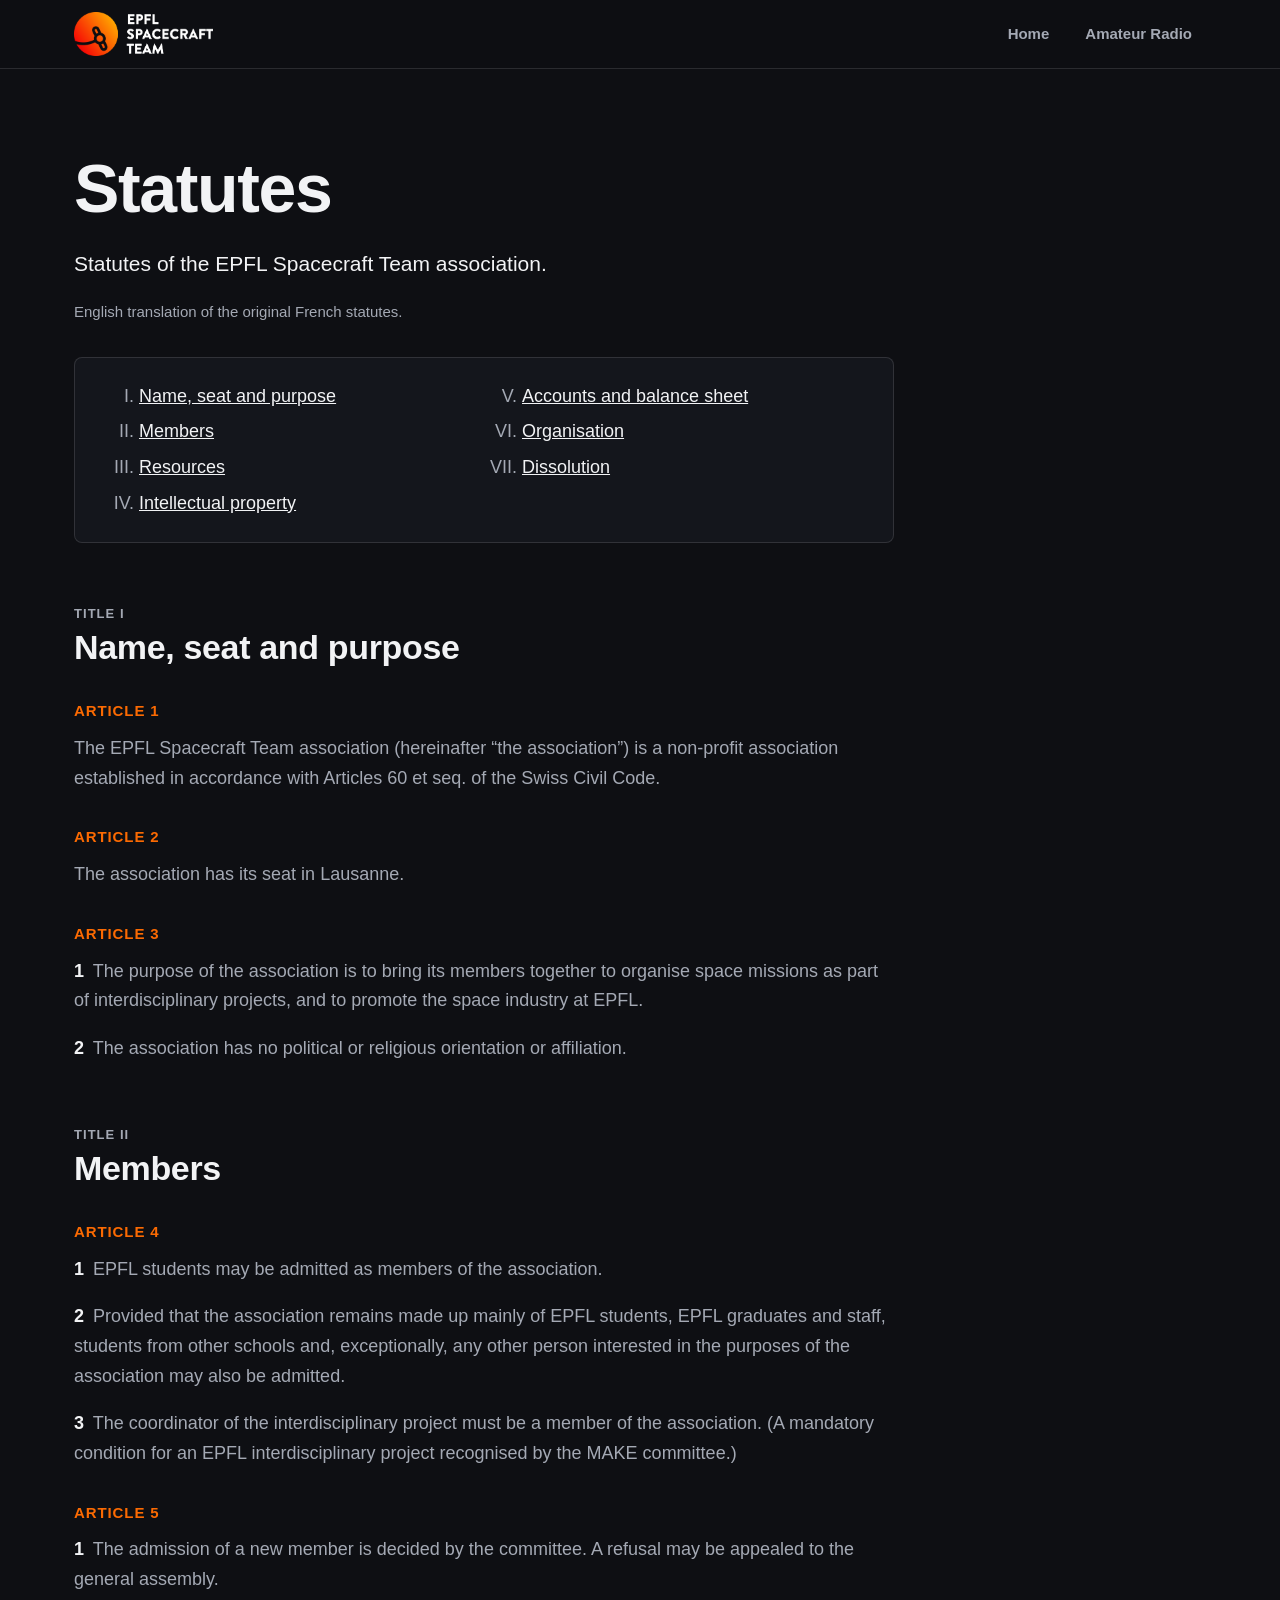
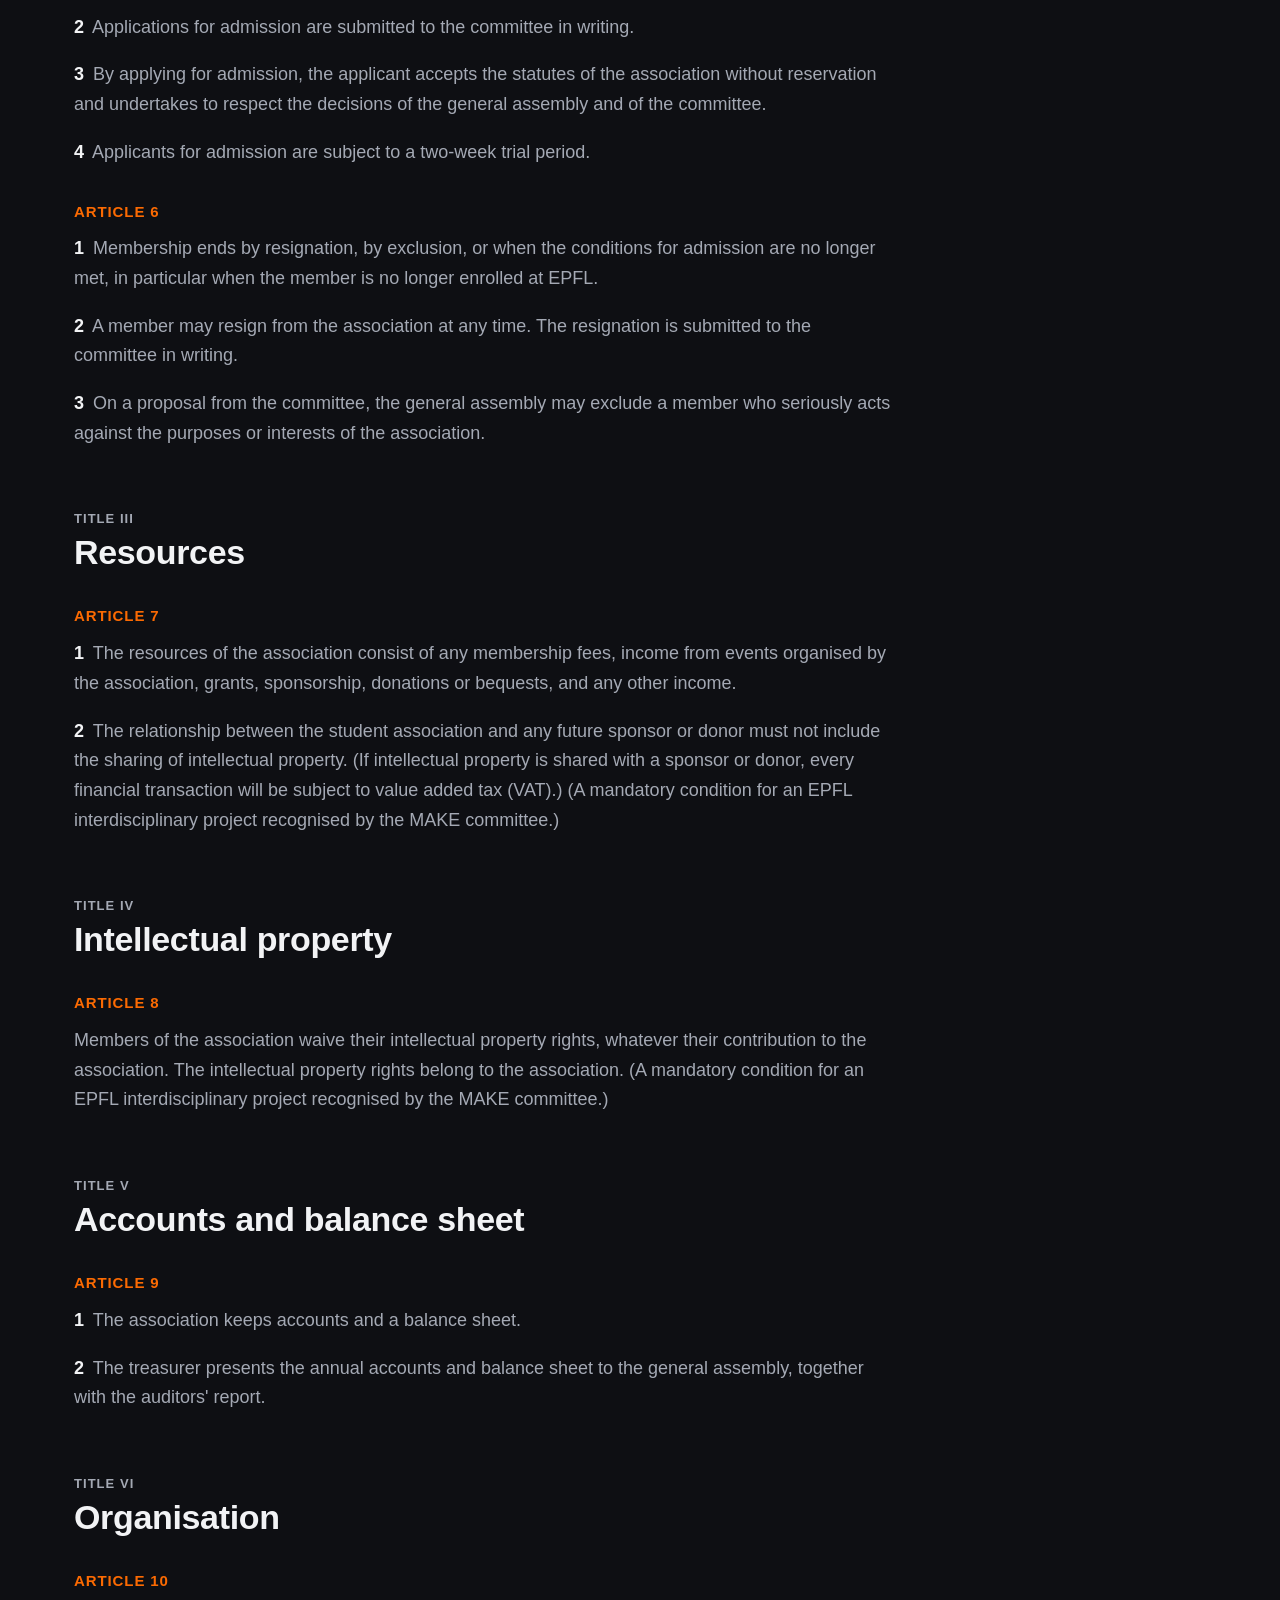
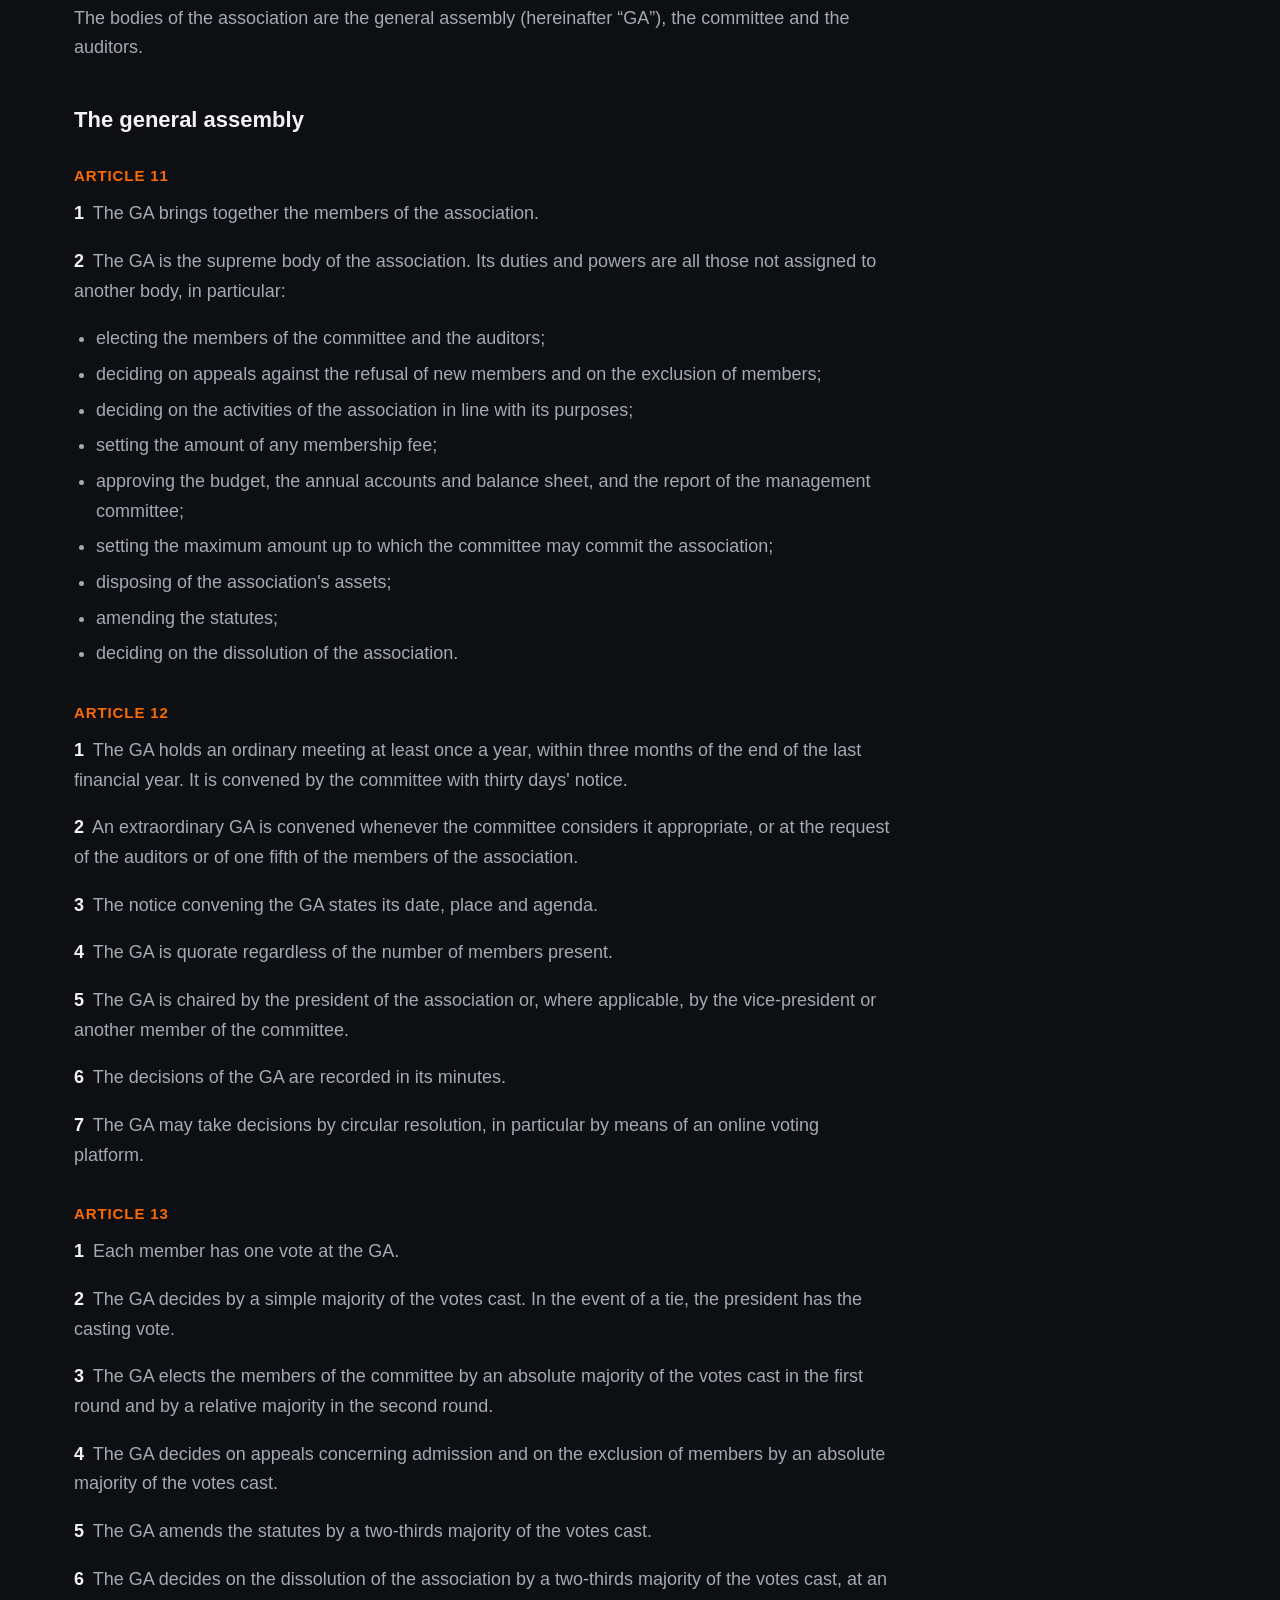
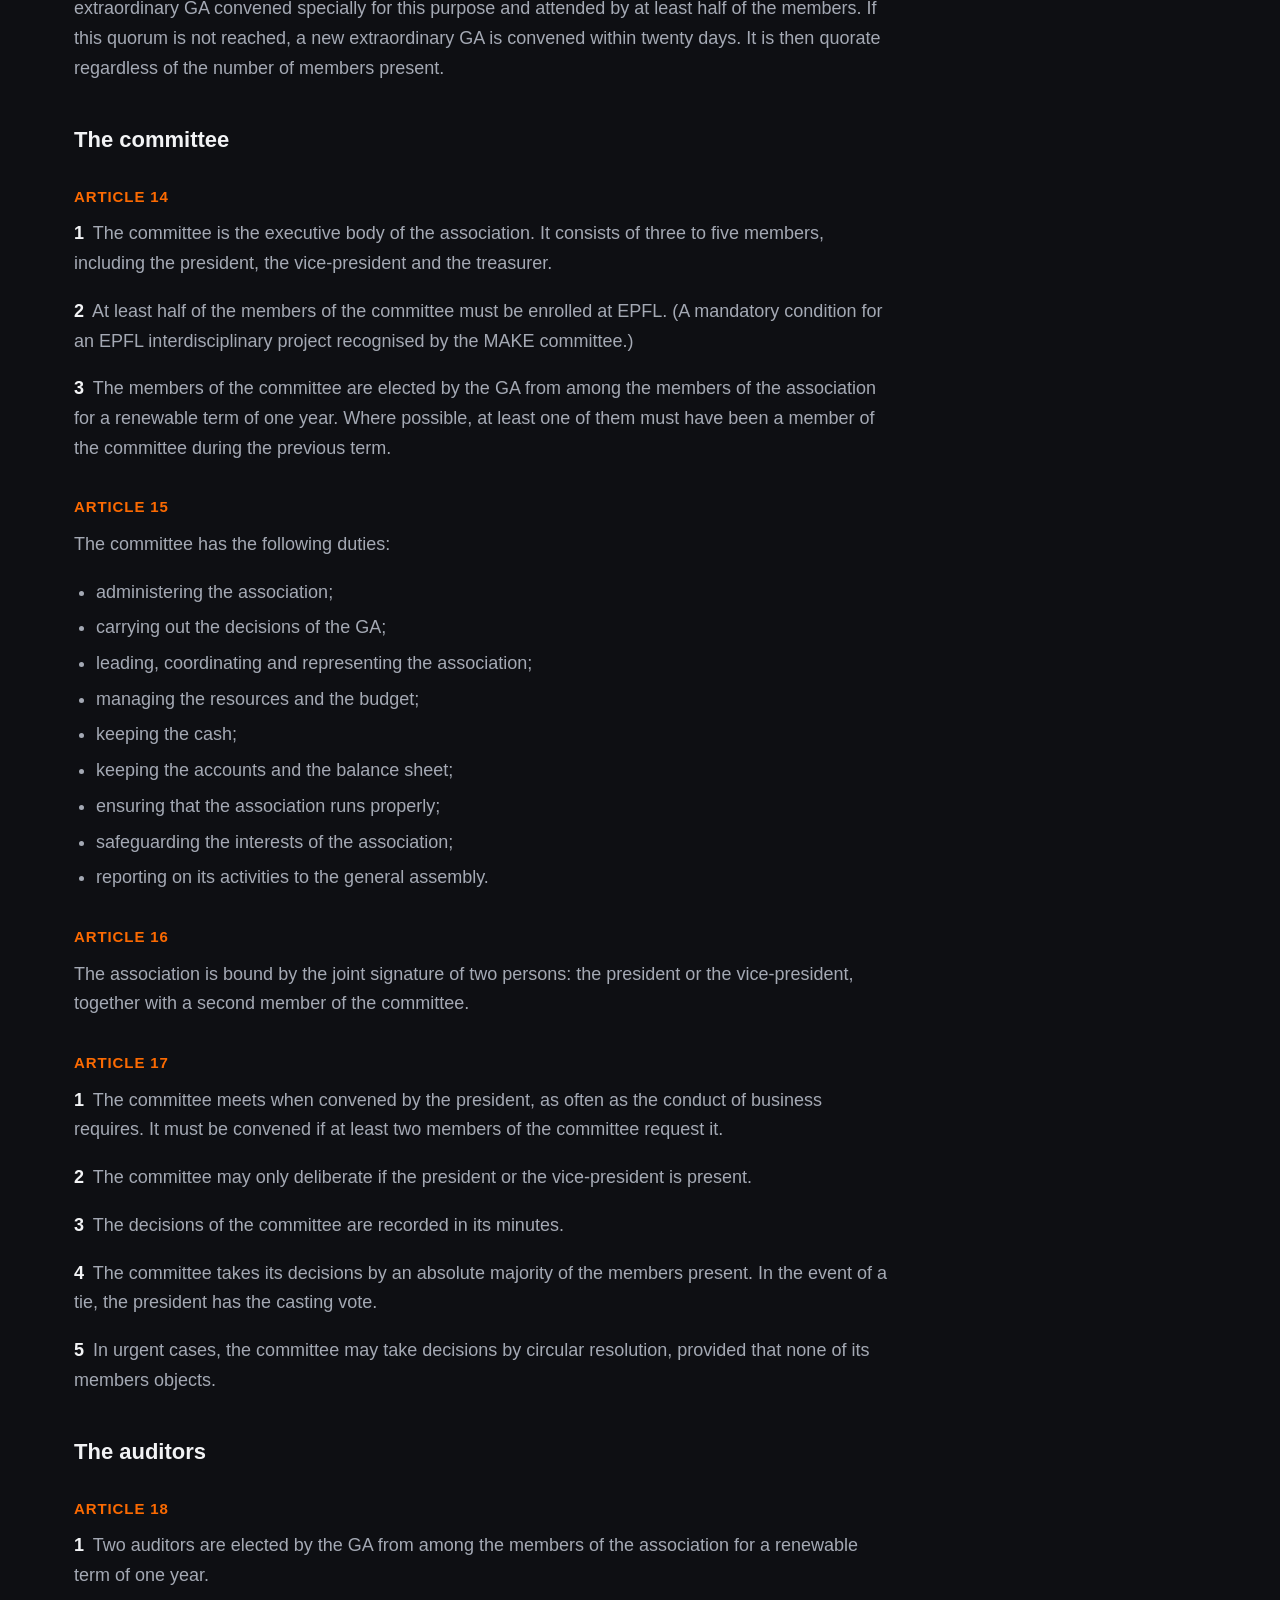
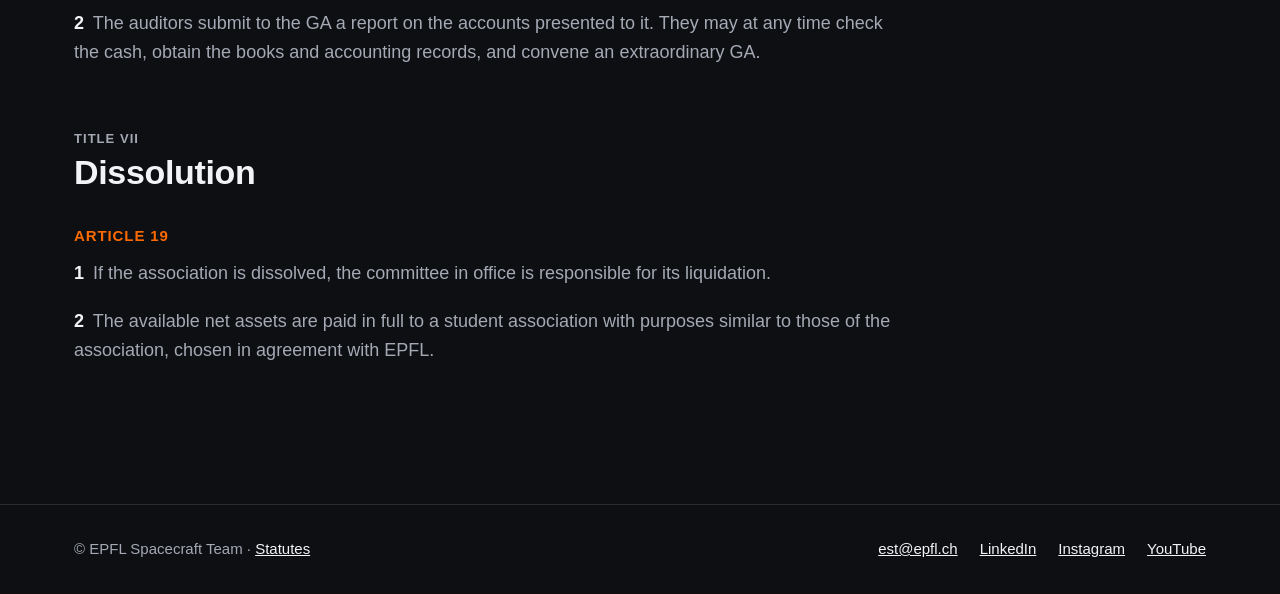
<file: statutes.html>
<!DOCTYPE html>
<html lang="en">
<head>
  <meta charset="utf-8">
  <meta name="viewport" content="width=device-width, initial-scale=1">
  <title>Statutes - EPFL Spacecraft Team</title>
  <meta name="description" content="Statutes of the EPFL Spacecraft Team association: name, purpose, members, resources, intellectual property, organisation and dissolution.">
  <link rel="stylesheet" href="style.css">
</head>
<body>
  <header class="topbar">
    <div class="wrap">
      <a href="index.html" aria-label="EPFL Spacecraft Team, home"><img class="logo" src="logo.png" alt="EPFL Spacecraft Team"></a>
      <nav class="nav" aria-label="Main">
        <a href="index.html">Home</a>
        <a href="amateur-radio.html">Amateur Radio</a>
      </nav>
    </div>
  </header>
  <main>
    <section class="hero">
      <div class="wrap">
        <div class="narrow statutes">
          <h1>Statutes</h1>
          <p class="lead">Statutes of the EPFL Spacecraft Team association.</p>
          <p class="note">English translation of the original French statutes.</p>

          <nav class="toc" aria-label="Contents">
            <ol class="roman">
              <li><a href="#purpose">Name, seat and purpose</a></li>
              <li><a href="#members">Members</a></li>
              <li><a href="#resources">Resources</a></li>
              <li><a href="#ip">Intellectual property</a></li>
              <li><a href="#accounts">Accounts and balance sheet</a></li>
              <li><a href="#organisation">Organisation</a></li>
              <li><a href="#dissolution">Dissolution</a></li>
            </ol>
          </nav>

          <h2 id="purpose"><span class="title-num">Title I</span> Name, seat and purpose</h2>
          <h4>Article 1</h4>
          <p>The EPFL Spacecraft Team association (hereinafter “the association”) is a non-profit association established in accordance with Articles 60 et seq. of the Swiss Civil Code.</p>
          <h4>Article 2</h4>
          <p>The association has its seat in Lausanne.</p>
          <h4>Article 3</h4>
          <p><span class="al">1</span> The purpose of the association is to bring its members together to organise space missions as part of interdisciplinary projects, and to promote the space industry at EPFL.</p>
          <p><span class="al">2</span> The association has no political or religious orientation or affiliation.</p>

          <h2 id="members"><span class="title-num">Title II</span> Members</h2>
          <h4>Article 4</h4>
          <p><span class="al">1</span> EPFL students may be admitted as members of the association.</p>
          <p><span class="al">2</span> Provided that the association remains made up mainly of EPFL students, EPFL graduates and staff, students from other schools and, exceptionally, any other person interested in the purposes of the association may also be admitted.</p>
          <p><span class="al">3</span> The coordinator of the interdisciplinary project must be a member of the association. (A mandatory condition for an EPFL interdisciplinary project recognised by the MAKE committee.)</p>
          <h4>Article 5</h4>
          <p><span class="al">1</span> The admission of a new member is decided by the committee. A refusal may be appealed to the general assembly.</p>
          <p><span class="al">2</span> Applications for admission are submitted to the committee in writing.</p>
          <p><span class="al">3</span> By applying for admission, the applicant accepts the statutes of the association without reservation and undertakes to respect the decisions of the general assembly and of the committee.</p>
          <p><span class="al">4</span> Applicants for admission are subject to a two-week trial period.</p>
          <h4>Article 6</h4>
          <p><span class="al">1</span> Membership ends by resignation, by exclusion, or when the conditions for admission are no longer met, in particular when the member is no longer enrolled at EPFL.</p>
          <p><span class="al">2</span> A member may resign from the association at any time. The resignation is submitted to the committee in writing.</p>
          <p><span class="al">3</span> On a proposal from the committee, the general assembly may exclude a member who seriously acts against the purposes or interests of the association.</p>

          <h2 id="resources"><span class="title-num">Title III</span> Resources</h2>
          <h4>Article 7</h4>
          <p><span class="al">1</span> The resources of the association consist of any membership fees, income from events organised by the association, grants, sponsorship, donations or bequests, and any other income.</p>
          <p><span class="al">2</span> The relationship between the student association and any future sponsor or donor must not include the sharing of intellectual property. (If intellectual property is shared with a sponsor or donor, every financial transaction will be subject to value added tax (VAT).) (A mandatory condition for an EPFL interdisciplinary project recognised by the MAKE committee.)</p>

          <h2 id="ip"><span class="title-num">Title IV</span> Intellectual property</h2>
          <h4>Article 8</h4>
          <p>Members of the association waive their intellectual property rights, whatever their contribution to the association. The intellectual property rights belong to the association. (A mandatory condition for an EPFL interdisciplinary project recognised by the MAKE committee.)</p>

          <h2 id="accounts"><span class="title-num">Title V</span> Accounts and balance sheet</h2>
          <h4>Article 9</h4>
          <p><span class="al">1</span> The association keeps accounts and a balance sheet.</p>
          <p><span class="al">2</span> The treasurer presents the annual accounts and balance sheet to the general assembly, together with the auditors' report.</p>

          <h2 id="organisation"><span class="title-num">Title VI</span> Organisation</h2>
          <h4>Article 10</h4>
          <p>The bodies of the association are the general assembly (hereinafter “GA”), the committee and the auditors.</p>

          <h3 id="ga">The general assembly</h3>
          <h4>Article 11</h4>
          <p><span class="al">1</span> The GA brings together the members of the association.</p>
          <p><span class="al">2</span> The GA is the supreme body of the association. Its duties and powers are all those not assigned to another body, in particular:</p>
          <ul>
            <li>electing the members of the committee and the auditors;</li>
            <li>deciding on appeals against the refusal of new members and on the exclusion of members;</li>
            <li>deciding on the activities of the association in line with its purposes;</li>
            <li>setting the amount of any membership fee;</li>
            <li>approving the budget, the annual accounts and balance sheet, and the report of the management committee;</li>
            <li>setting the maximum amount up to which the committee may commit the association;</li>
            <li>disposing of the association's assets;</li>
            <li>amending the statutes;</li>
            <li>deciding on the dissolution of the association.</li>
          </ul>
          <h4>Article 12</h4>
          <p><span class="al">1</span> The GA holds an ordinary meeting at least once a year, within three months of the end of the last financial year. It is convened by the committee with thirty days' notice.</p>
          <p><span class="al">2</span> An extraordinary GA is convened whenever the committee considers it appropriate, or at the request of the auditors or of one fifth of the members of the association.</p>
          <p><span class="al">3</span> The notice convening the GA states its date, place and agenda.</p>
          <p><span class="al">4</span> The GA is quorate regardless of the number of members present.</p>
          <p><span class="al">5</span> The GA is chaired by the president of the association or, where applicable, by the vice-president or another member of the committee.</p>
          <p><span class="al">6</span> The decisions of the GA are recorded in its minutes.</p>
          <p><span class="al">7</span> The GA may take decisions by circular resolution, in particular by means of an online voting platform.</p>
          <h4>Article 13</h4>
          <p><span class="al">1</span> Each member has one vote at the GA.</p>
          <p><span class="al">2</span> The GA decides by a simple majority of the votes cast. In the event of a tie, the president has the casting vote.</p>
          <p><span class="al">3</span> The GA elects the members of the committee by an absolute majority of the votes cast in the first round and by a relative majority in the second round.</p>
          <p><span class="al">4</span> The GA decides on appeals concerning admission and on the exclusion of members by an absolute majority of the votes cast.</p>
          <p><span class="al">5</span> The GA amends the statutes by a two-thirds majority of the votes cast.</p>
          <p><span class="al">6</span> The GA decides on the dissolution of the association by a two-thirds majority of the votes cast, at an extraordinary GA convened specially for this purpose and attended by at least half of the members. If this quorum is not reached, a new extraordinary GA is convened within twenty days. It is then quorate regardless of the number of members present.</p>

          <h3 id="committee">The committee</h3>
          <h4>Article 14</h4>
          <p><span class="al">1</span> The committee is the executive body of the association. It consists of three to five members, including the president, the vice-president and the treasurer.</p>
          <p><span class="al">2</span> At least half of the members of the committee must be enrolled at EPFL. (A mandatory condition for an EPFL interdisciplinary project recognised by the MAKE committee.)</p>
          <p><span class="al">3</span> The members of the committee are elected by the GA from among the members of the association for a renewable term of one year. Where possible, at least one of them must have been a member of the committee during the previous term.</p>
          <h4>Article 15</h4>
          <p>The committee has the following duties:</p>
          <ul>
            <li>administering the association;</li>
            <li>carrying out the decisions of the GA;</li>
            <li>leading, coordinating and representing the association;</li>
            <li>managing the resources and the budget;</li>
            <li>keeping the cash;</li>
            <li>keeping the accounts and the balance sheet;</li>
            <li>ensuring that the association runs properly;</li>
            <li>safeguarding the interests of the association;</li>
            <li>reporting on its activities to the general assembly.</li>
          </ul>
          <h4>Article 16</h4>
          <p>The association is bound by the joint signature of two persons: the president or the vice-president, together with a second member of the committee.</p>
          <h4>Article 17</h4>
          <p><span class="al">1</span> The committee meets when convened by the president, as often as the conduct of business requires. It must be convened if at least two members of the committee request it.</p>
          <p><span class="al">2</span> The committee may only deliberate if the president or the vice-president is present.</p>
          <p><span class="al">3</span> The decisions of the committee are recorded in its minutes.</p>
          <p><span class="al">4</span> The committee takes its decisions by an absolute majority of the members present. In the event of a tie, the president has the casting vote.</p>
          <p><span class="al">5</span> In urgent cases, the committee may take decisions by circular resolution, provided that none of its members objects.</p>

          <h3 id="auditors">The auditors</h3>
          <h4>Article 18</h4>
          <p><span class="al">1</span> Two auditors are elected by the GA from among the members of the association for a renewable term of one year.</p>
          <p><span class="al">2</span> The auditors submit to the GA a report on the accounts presented to it. They may at any time check the cash, obtain the books and accounting records, and convene an extraordinary GA.</p>

          <h2 id="dissolution"><span class="title-num">Title VII</span> Dissolution</h2>
          <h4>Article 19</h4>
          <p><span class="al">1</span> If the association is dissolved, the committee in office is responsible for its liquidation.</p>
          <p><span class="al">2</span> The available net assets are paid in full to a student association with purposes similar to those of the association, chosen in agreement with EPFL.</p>
        </div>
      </div>
    </section>
  </main>

  <footer>
    <div class="wrap">
      <span>&copy; EPFL Spacecraft Team · <a href="statutes.html" aria-current="page">Statutes</a></span>
      <ul aria-label="Contact and social media">
        <li><a href="mailto:est@epfl.ch">est@epfl.ch</a></li>
        <li><a href="https://www.linkedin.com/company/epfl-spacecraft-team/" target="_blank" rel="noopener">LinkedIn</a></li>
        <li><a href="https://www.instagram.com/epfl_spacecraft_team/" target="_blank" rel="noopener">Instagram</a></li>
        <li><a href="https://www.youtube.com/@EPFLSpacecraftTeam" target="_blank" rel="noopener">YouTube</a></li>
      </ul>
    </div>
  </footer>
</body>
</html>
</file>
<file: style.css>
:root {
  --bg: #0e0f13;
  --surface: #14161c;
  --text: #f2f3f5;
  --muted: #a4a9b4;
  --line: rgba(255, 255, 255, 0.12);
  --line-strong: rgba(255, 255, 255, 0.28);
  --accent: #fb6a02;
  --max: 1180px;
}
* { box-sizing: border-box; }
html { -webkit-text-size-adjust: 100%; scroll-behavior: smooth; }
body {
  margin: 0;
  background: var(--bg);
  color: var(--text);
  font-family: -apple-system, BlinkMacSystemFont, "Segoe UI", Roboto, "Helvetica Neue", Arial, sans-serif;
  font-size: 18px;
  line-height: 1.65;
}
a { color: var(--text); }
a:hover { color: var(--accent); }
.wrap { max-width: var(--max); margin: 0 auto; padding: 0 24px; }
.narrow { max-width: 820px; }

/* Top bar shared by both pages: links on the left, logo on the right */
.topbar {
  position: sticky; top: 0; z-index: 10;
  background: rgba(14, 15, 19, 0.92);
  backdrop-filter: blur(8px);
  border-bottom: 1px solid var(--line);
}
.topbar .wrap {
  display: flex; align-items: center; justify-content: space-between;
  gap: 16px; padding-top: 12px; padding-bottom: 12px;
}
.nav { display: flex; gap: 8px; flex-wrap: wrap; }
.nav a {
  font-size: 15px; font-weight: 600; text-decoration: none;
  padding: 8px 14px; border-radius: 6px; color: var(--muted);
}
.nav a:hover { color: var(--text); background: rgba(255, 255, 255, 0.06); }
.nav a.current { color: var(--text); background: rgba(255, 255, 255, 0.08); }
.nav a.highlight { color: #0e0f13; background: var(--accent); }
.nav a.highlight:hover { filter: brightness(1.1); }
.logo { height: 44px; width: auto; display: block; }

h1, h2, h3 { line-height: 1.15; margin: 0 0 20px; font-weight: 700; }
h1 { font-size: clamp(38px, 6vw, 68px); letter-spacing: -0.02em; }
h2 { font-size: clamp(30px, 4vw, 46px); letter-spacing: -0.01em; }
h3 { font-size: clamp(22px, 2.6vw, 30px); }
p { margin: 0 0 18px; color: var(--muted); }
p.lead { font-size: 21px; color: var(--text); }
.eyebrow {
  display: inline-block; margin-bottom: 14px;
  font-size: 13px; font-weight: 600; letter-spacing: 0.08em; text-transform: uppercase; color: var(--accent);
}

section { padding: 100px 0 0; }
section.hero { padding-top: 80px; }
main > section:last-child { padding-bottom: 120px; }

/* Home page: looping video at the top */
.video-hero {
  position: relative;
  height: min(80vh, 760px);
  min-height: 620px;
  overflow: hidden;
  background: var(--surface);
}
.hero-media { position: absolute; inset: 0; overflow: hidden; }
.hero-media video,
.hero-media .hero-bg {
  width: 100%; height: 100%; object-fit: cover; display: block;
}
/* Team photo: zoomed in slightly and anchored on the group */
.hero-media .hero-bg {
  object-position: 50% 78%;
  transform: scale(1.18);
  transform-origin: 50% 78%;
}
.video-hero::after {
  content: ""; position: absolute; inset: 0;
  background: linear-gradient(180deg, rgba(11,13,18,0.92) 0%, rgba(11,13,18,0.55) 32%, rgba(11,13,18,0.05) 60%, rgba(11,13,18,0.2) 85%, rgba(11,13,18,0.9) 100%);
}
.video-hero .wrap {
  position: relative; z-index: 1; height: 100%;
  display: flex; flex-direction: column; justify-content: flex-start; padding-top: 56px;
}
.video-hero h1 { margin-bottom: 14px; }
.video-hero .eyebrow { color: var(--text); opacity: 0.85; text-shadow: 0 1px 8px rgba(0, 0, 0, 0.6); }
.video-hero p.lead { max-width: 720px; margin: 0; }

/* Key figures */
.stats { display: grid; grid-template-columns: repeat(4, 1fr); gap: 20px; margin-top: 40px; }
.stat { border: 1px solid var(--line); border-radius: 8px; padding: 24px; background: var(--surface); }
.stat .num { font-size: 36px; font-weight: 700; line-height: 1.1; color: var(--text); }
.stat .label { font-size: 15px; color: var(--muted); margin-top: 6px; }

/* Timeline */
.timeline { list-style: none; margin: 40px 0 0; padding: 0; border-left: 2px solid var(--line-strong); }
.timeline li { position: relative; padding: 0 0 32px 32px; }
.timeline li:last-child { padding-bottom: 0; }
.timeline li::before {
  content: ""; position: absolute; left: -8px; top: 6px;
  width: 14px; height: 14px; border-radius: 50%; background: var(--bg); border: 2px solid var(--line-strong);
}
.timeline li.next::before { background: var(--accent); border-color: var(--accent); }
.timeline .year { font-size: 14px; font-weight: 700; letter-spacing: 0.06em; text-transform: uppercase; color: var(--accent); }
.timeline h3 { font-size: 22px; margin: 4px 0 6px; }
.timeline p { margin: 0; }

/* Members by section: horizontal bars */
.bars { margin-top: 36px; display: grid; gap: 10px; }
.bar {
  display: grid; grid-template-columns: minmax(170px, 260px) 1fr 56px;
  align-items: center; gap: 16px; font-size: 16px;
}
.bar .name { color: var(--text); }
.bar .name small { color: var(--muted); font-size: 13px; margin-left: 6px; }
.bar .track { display: block; height: 12px; border-radius: 6px; background: rgba(255, 255, 255, 0.06); overflow: hidden; }
.bar .fill { display: block; height: 100%; border-radius: 6px; background: var(--accent); }
.bar .pct { text-align: right; color: var(--muted); font-variant-numeric: tabular-nums; }
.bar.other .fill { background: var(--line-strong); }

/* Videos */
.media-grid { display: grid; grid-template-columns: 3fr 2fr; gap: 40px; align-items: center; margin-top: 36px; }
.embed {
  position: relative; aspect-ratio: 16 / 9; border-radius: 8px; overflow: hidden;
  background: var(--surface); border: 1px solid var(--line);
}
.embed iframe { position: absolute; inset: 0; width: 100%; height: 100%; border: 0; }

/* Amateur radio call-to-action */
.cta {
  margin-top: 0;
  display: grid; grid-template-columns: 1fr auto; gap: 32px; align-items: center;
  border: 1px solid var(--line-strong); border-radius: 12px; padding: 44px;
  background: linear-gradient(135deg, rgba(251, 106, 2, 0.18), rgba(251, 106, 2, 0.02) 60%), var(--surface);
}
.cta h2 { margin-bottom: 12px; }
.cta p { margin: 0; }

/* Amateur radio page */
.photo {
  margin-top: 56px;
  aspect-ratio: 16 / 9;
  overflow: hidden;
  border-radius: 8px;
  background: var(--surface);
}
.photo img { width: 100%; height: 100%; object-fit: cover; object-position: 50% 0%; display: block; }

.block { margin-top: 80px; }
.scroll { overflow-x: auto; margin-top: 28px; -webkit-overflow-scrolling: touch; }
table { width: 100%; min-width: 560px; border-collapse: collapse; font-size: 16px; }
th, td { text-align: left; vertical-align: top; padding: 14px 18px; border-bottom: 1px solid var(--line); }
thead th { font-weight: 600; border-bottom: 1px solid var(--line-strong); }
td.key { font-weight: 600; white-space: nowrap; }
td.cmd { font-family: ui-monospace, SFMono-Regular, Menlo, Consolas, monospace; font-weight: 600; white-space: nowrap; }
tr.group td {
  font-size: 13px; font-weight: 600; letter-spacing: 0.06em; text-transform: uppercase;
  background: rgba(255, 255, 255, 0.05); color: var(--text);
}
td { color: var(--muted); }
td.key, td.cmd { color: var(--text); }
.note { font-size: 15px; margin-top: 16px; }

.cards { display: grid; grid-template-columns: repeat(3, 1fr); gap: 28px; margin-top: 40px; }
.card { border: 1px solid var(--line); border-radius: 8px; padding: 30px; background: var(--surface); }
.card h3 { font-size: 22px; margin-bottom: 12px; }
.card p { margin: 0; font-size: 17px; }

.button {
  display: inline-block; margin-top: 8px; padding: 14px 26px; border-radius: 6px;
  background: var(--accent); color: #0e0f13; text-decoration: none; font-weight: 700; white-space: nowrap;
}
.button:hover { color: #0e0f13; filter: brightness(1.1); }
:focus-visible { outline: 3px solid var(--accent); outline-offset: 3px; border-radius: 4px; }

footer { border-top: 1px solid var(--line); }
footer .wrap {
  padding-top: 32px; padding-bottom: 32px;
  display: flex; flex-wrap: wrap; align-items: center; justify-content: space-between; gap: 18px 32px;
  font-size: 15px; color: var(--muted);
}
footer ul { list-style: none; margin: 0; padding: 0; display: flex; flex-wrap: wrap; gap: 8px 22px; }
footer a { color: var(--text); }

@media (max-width: 991px) {
  .cards { grid-template-columns: 1fr 1fr; }
  .stats { grid-template-columns: 1fr 1fr; }
  .media-grid { grid-template-columns: 1fr; gap: 24px; }
}
@media (max-width: 767px) {
  body { font-size: 17px; }
  section { padding-top: 72px; }
  .cards { grid-template-columns: 1fr; }
  .block { margin-top: 56px; }
  .logo { height: 36px; }
  .nav a { padding: 8px 10px; font-size: 14px; }
  /* Phones: photo on top, text underneath so it never covers faces */
  .video-hero { height: auto; min-height: 0; display: flex; flex-direction: column; background: var(--bg); }
  .hero-media { position: relative; inset: auto; height: 300px; order: 0; }
  .hero-media .hero-bg { transform: scale(1.55); transform-origin: 50% 74%; object-position: 50% 74%; }
  .video-hero::after { inset: 0 0 auto 0; height: 300px; background: linear-gradient(180deg, rgba(11,13,18,0) 60%, rgba(11,13,18,0.9) 100%); }
  .video-hero .wrap { order: 1; height: auto; padding-top: 28px; padding-bottom: 0; }
  .video-hero .eyebrow { opacity: 1; text-shadow: none; }
  .bar { grid-template-columns: 1fr 48px; gap: 6px 12px; }
  .bar .name { grid-column: 1 / -1; }
  .cta { grid-template-columns: 1fr; padding: 30px; }
}

/* Screen-reader-only text */
.sr { position: absolute; width: 1px; height: 1px; overflow: hidden; clip: rect(0 0 0 0); white-space: nowrap; }

/* Join us page */
.team-photo img { object-position: 50% 72%; }
.pole-groups { display: grid; grid-template-columns: 2fr 1fr; gap: 48px; margin-top: 36px; }
.pole-groups h3 { font-size: 20px; margin-bottom: 16px; color: var(--muted); }
.poles { list-style: none; margin: 0; padding: 0; display: flex; flex-wrap: wrap; gap: 10px; }
.poles li {
  padding: 10px 16px; border: 1px solid var(--line-strong); border-radius: 999px;
  font-size: 16px; font-weight: 600; color: var(--text);
}

/* Statutes page */
.statutes h2 { font-size: clamp(26px, 3vw, 34px); margin-top: 64px; scroll-margin-top: 90px; }
.statutes h2 .title-num { display: block; margin-bottom: 6px; font-size: 13px; font-weight: 700; letter-spacing: 0.08em; text-transform: uppercase; color: var(--muted); }
.statutes h3 { font-size: 22px; margin: 44px 0 0; scroll-margin-top: 90px; }
.statutes h4 { font-size: 15px; font-weight: 700; letter-spacing: 0.06em; text-transform: uppercase; color: var(--accent); margin: 32px 0 10px; }
.toc ol.roman { list-style: upper-roman; padding-left: 36px; }
.statutes p, .statutes li { color: var(--muted); }
.statutes p.lead { color: var(--text); }
.statutes ul { margin: 0 0 18px; padding-left: 22px; }
.statutes ul li { margin-bottom: 6px; }
.statutes .al { font-weight: 700; color: var(--text); margin-right: 4px; }
.toc { margin-top: 32px; padding: 24px 28px; border: 1px solid var(--line); border-radius: 8px; background: var(--surface); }
.toc ol { margin: 0; padding-left: 22px; columns: 2; column-gap: 40px; }
.toc li { margin-bottom: 6px; break-inside: avoid; }
.todo {
  display: inline-block; background: #ffd84d; color: #111; font-size: 14px; font-weight: 700;
  line-height: 1.4; padding: 4px 10px; border-radius: 4px; border: 2px dashed #111;
}

@media (max-width: 767px) {
  .pole-groups { grid-template-columns: 1fr; gap: 32px; }
  .toc ol { columns: 1; }
}
</file>
